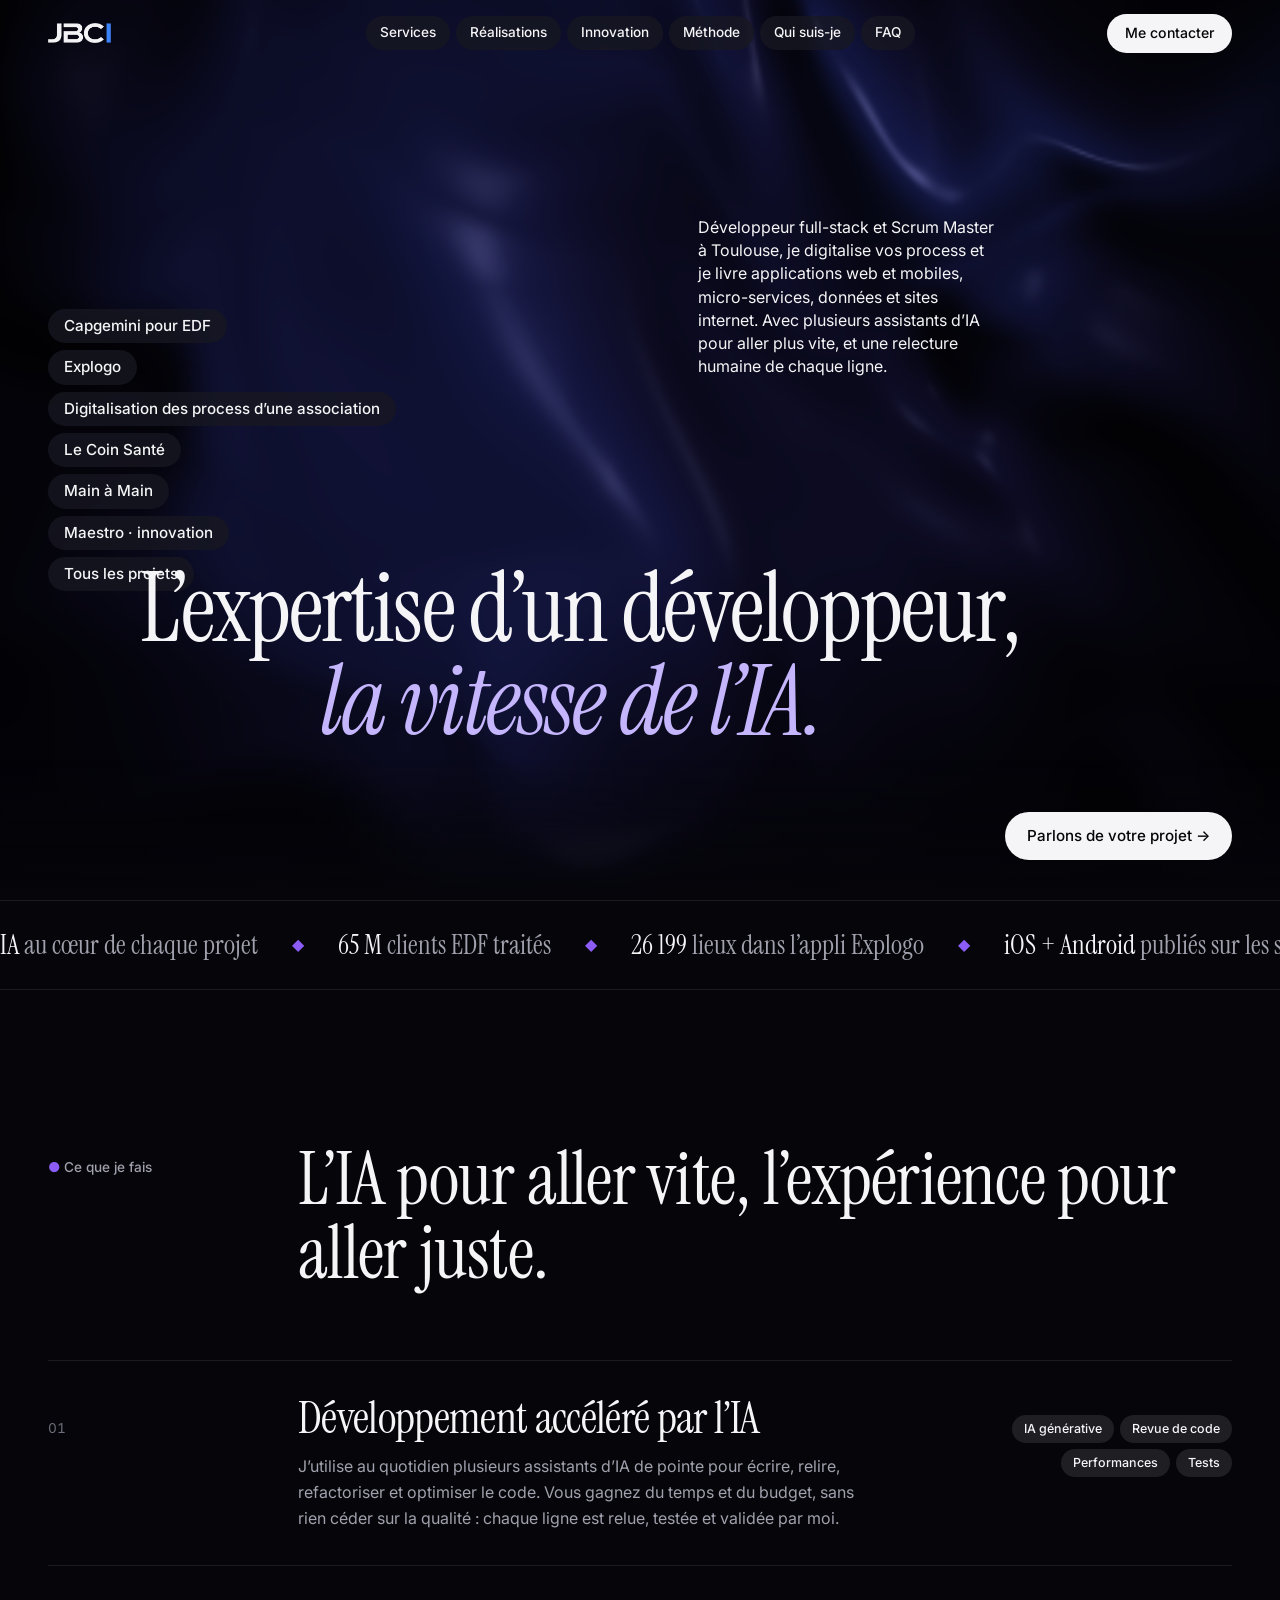
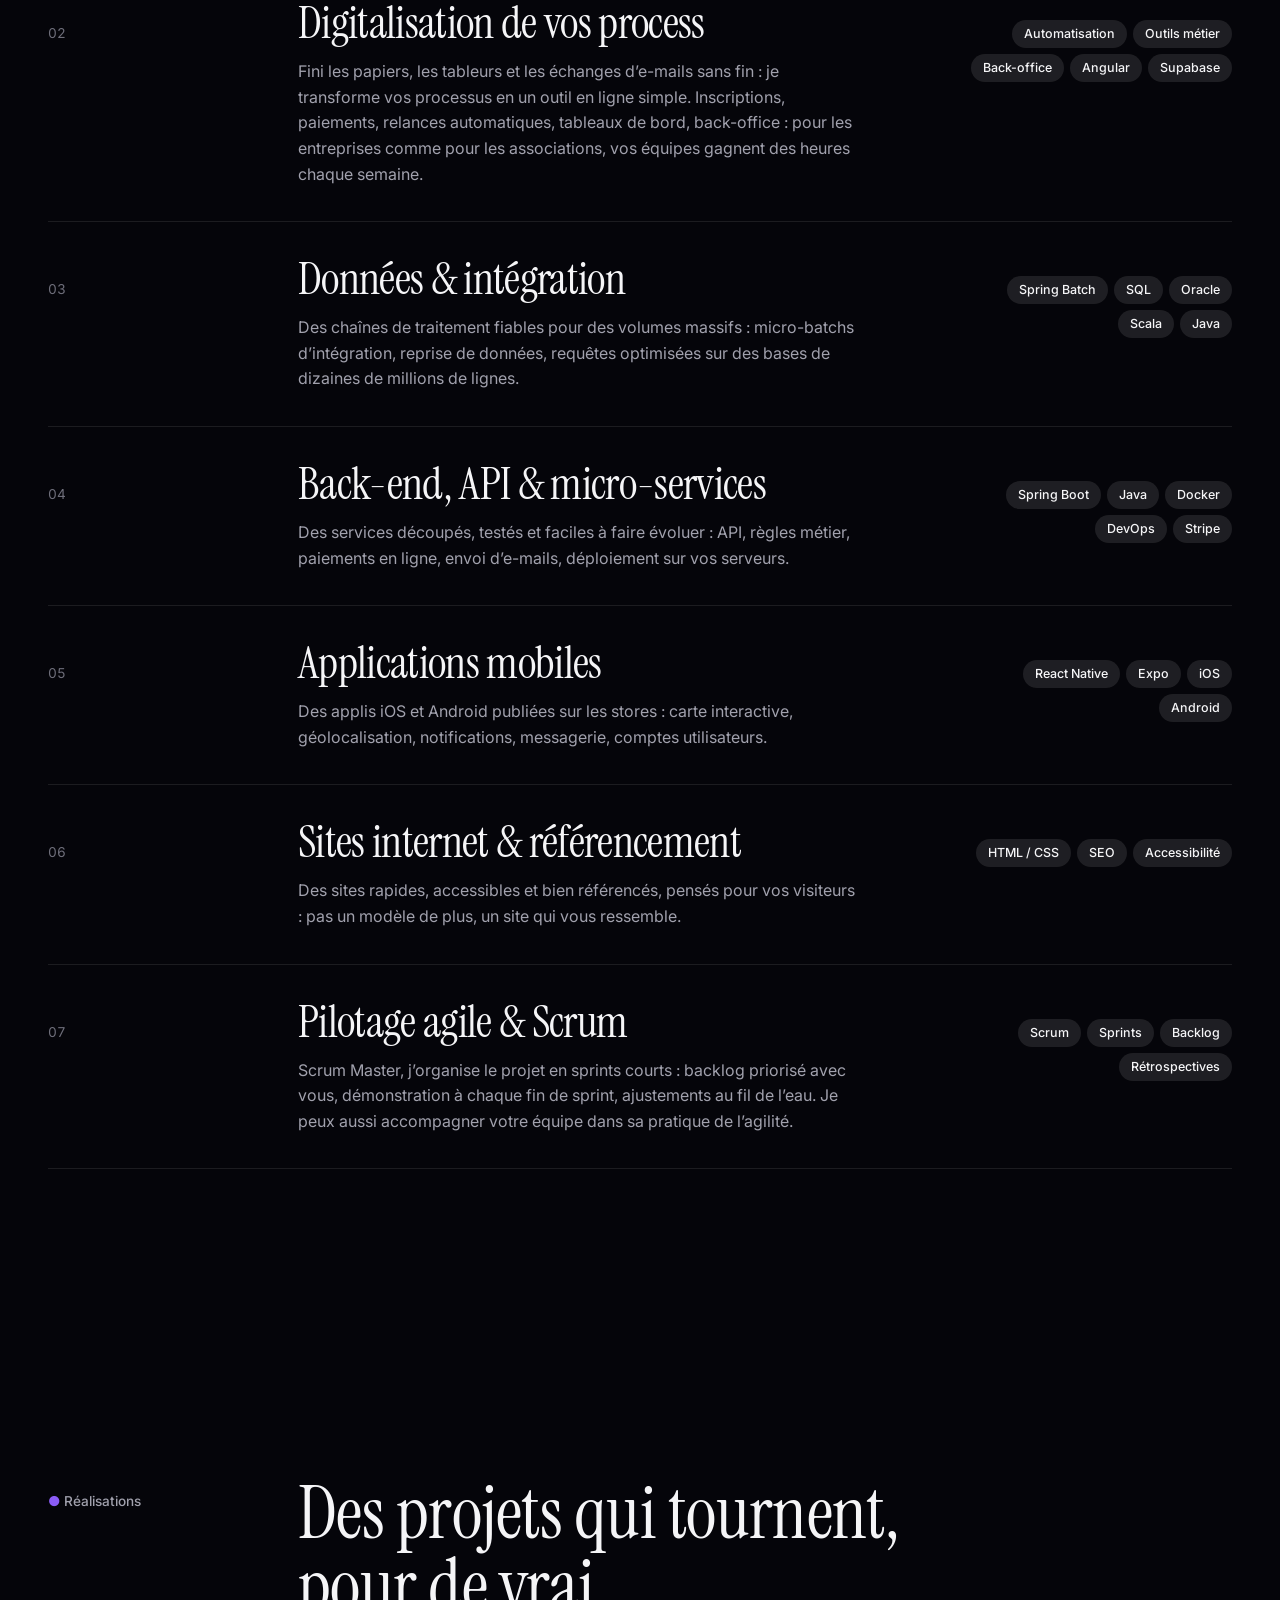
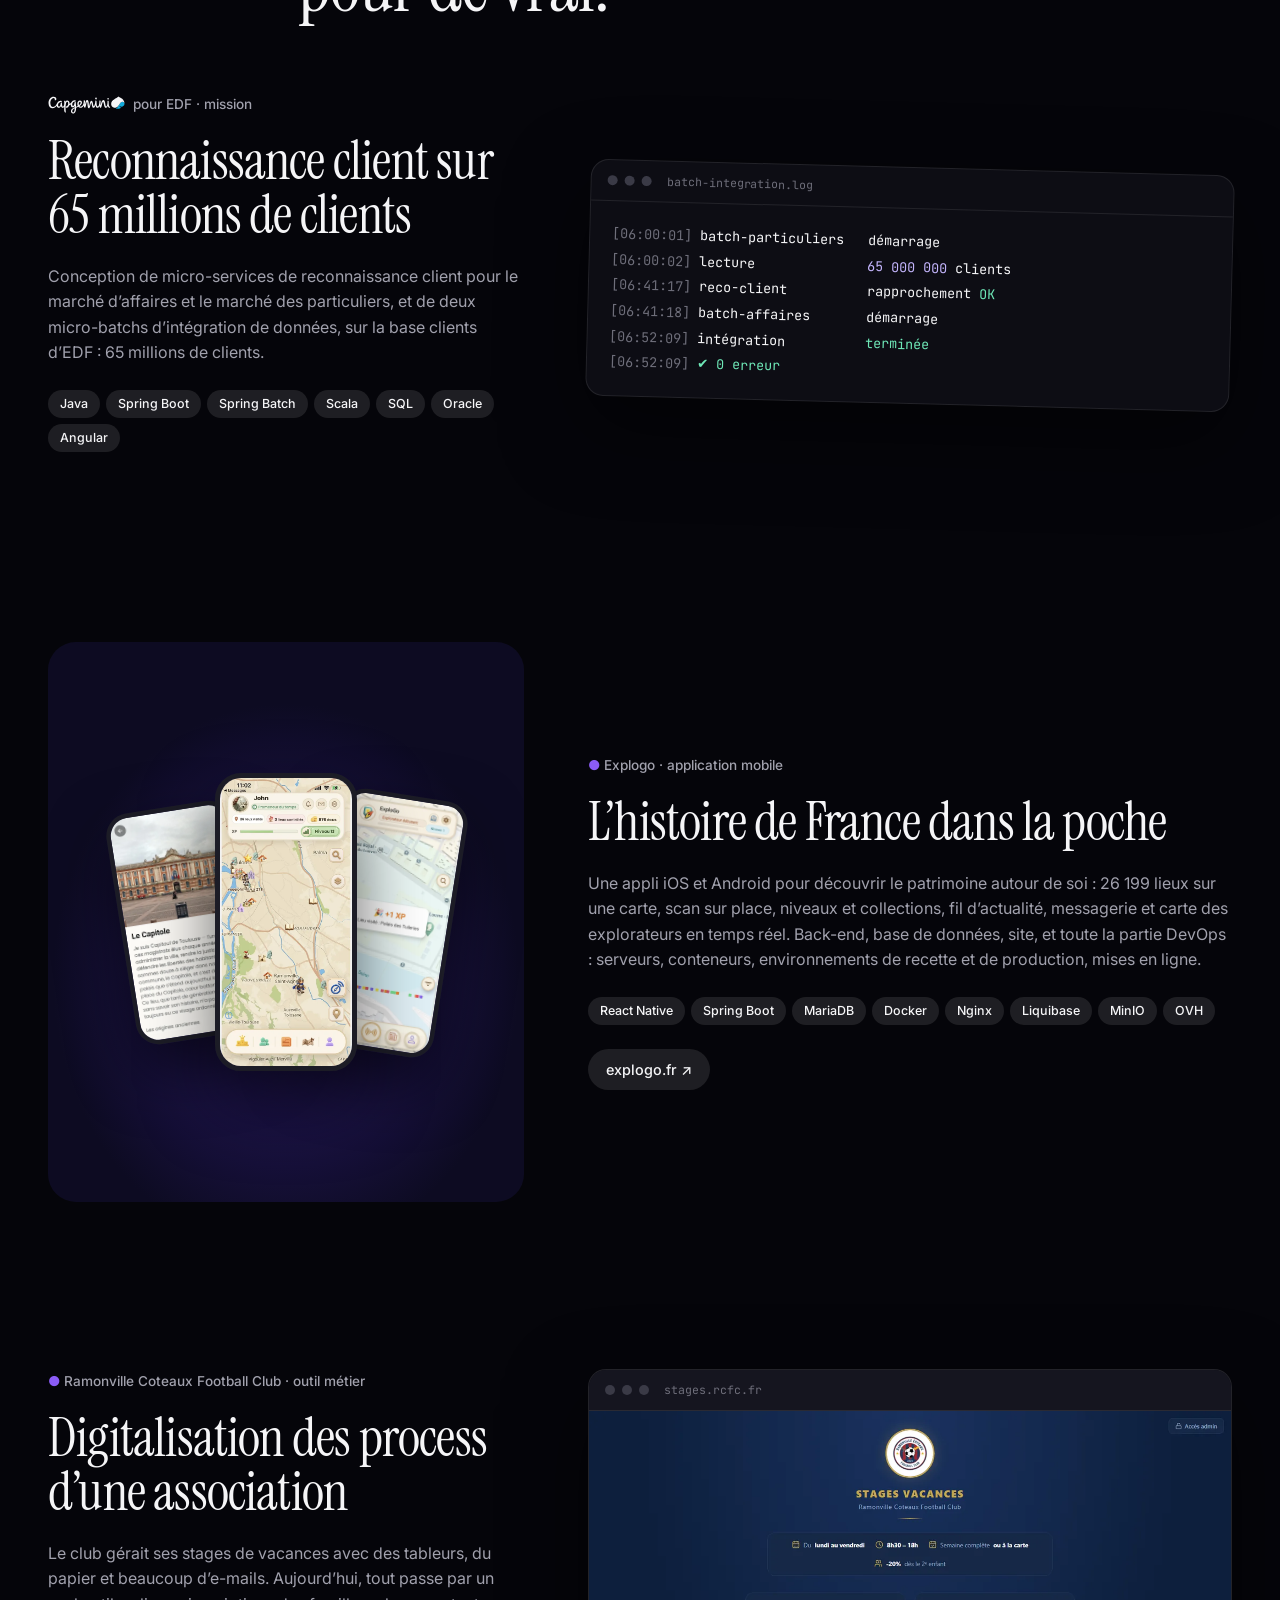
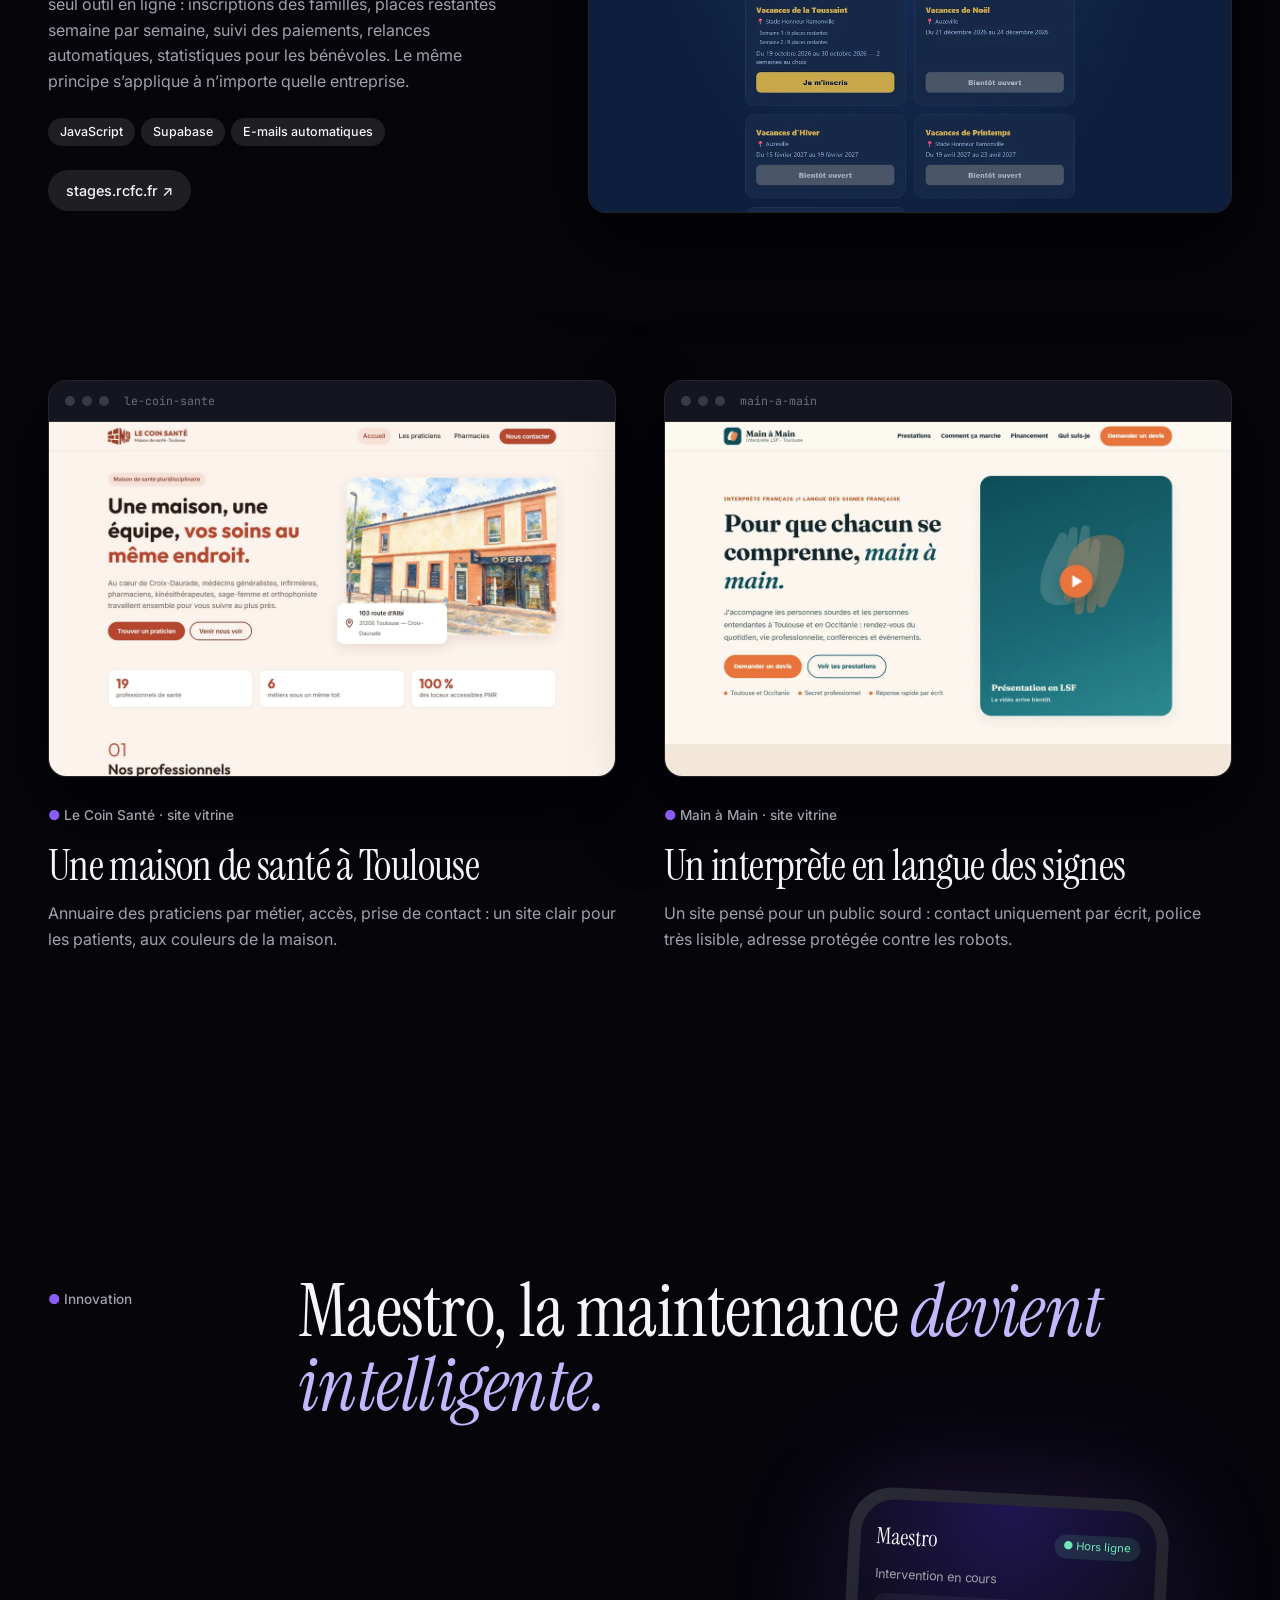
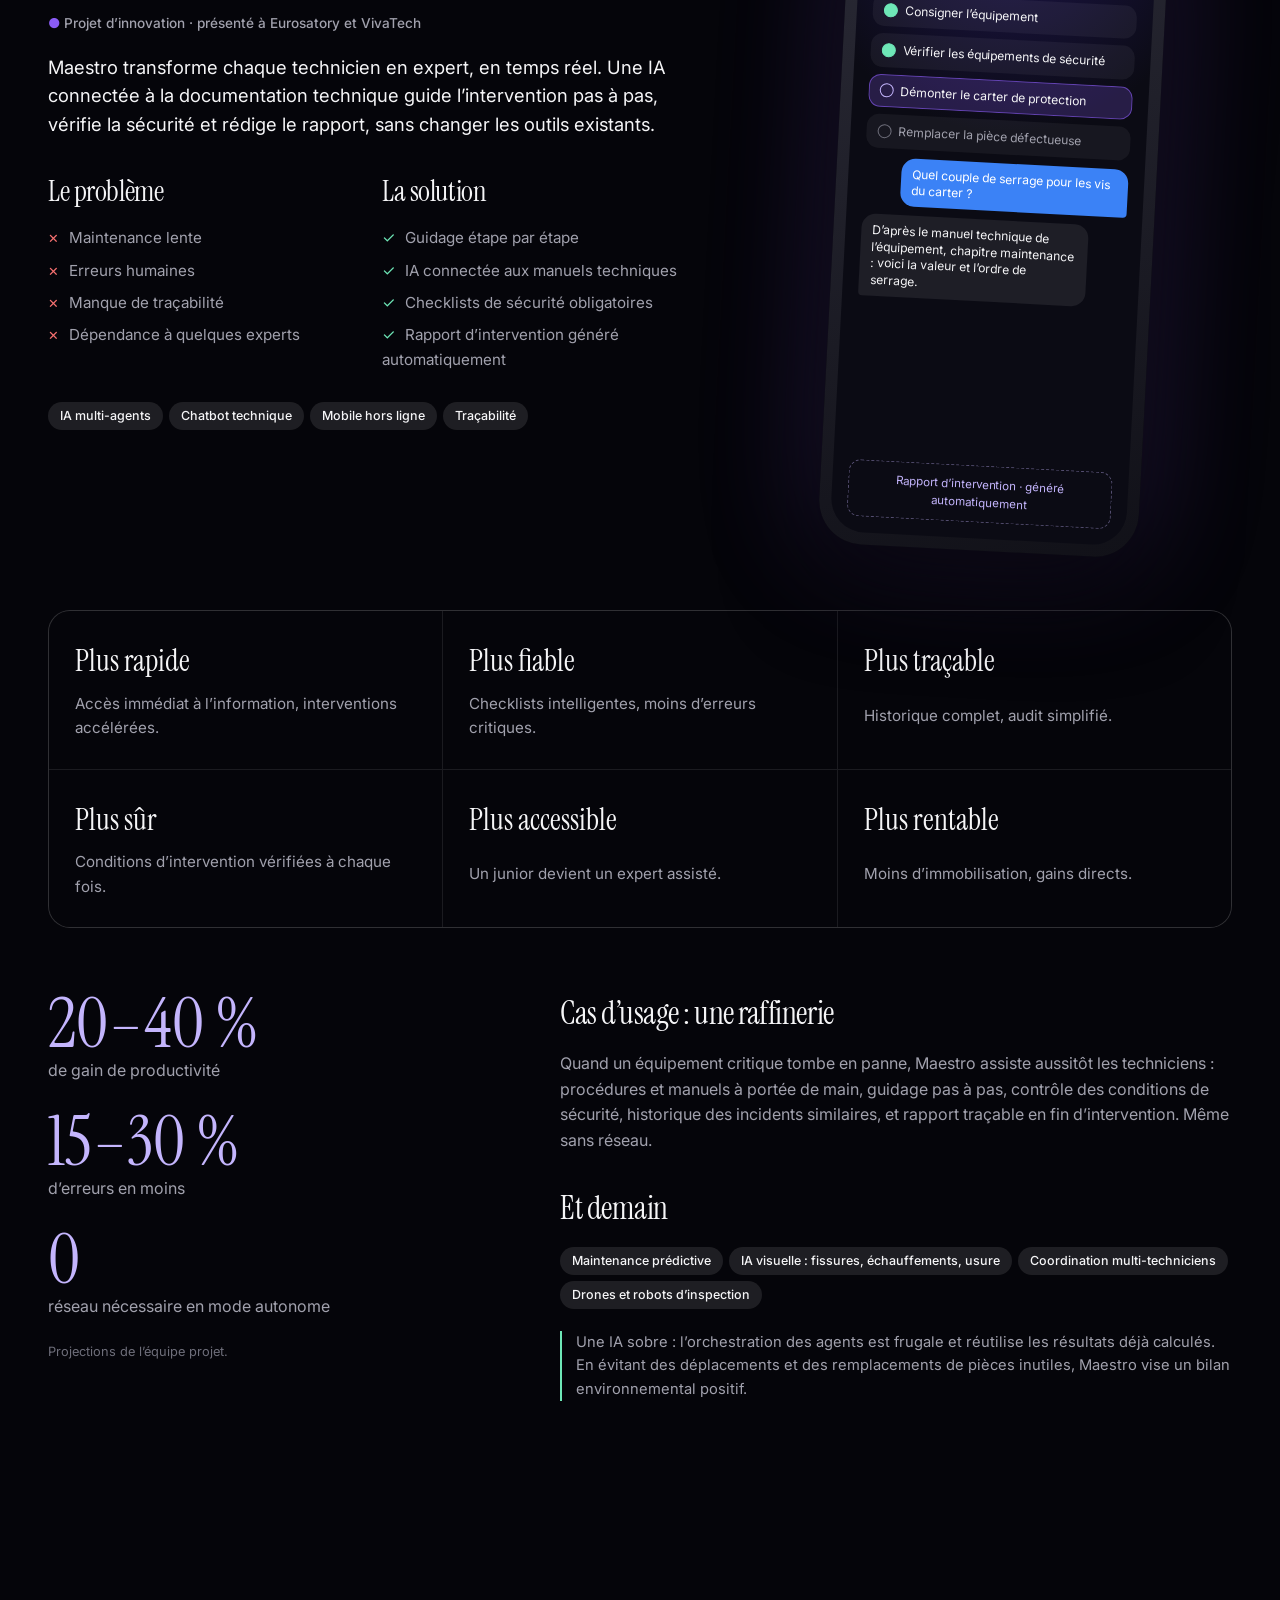
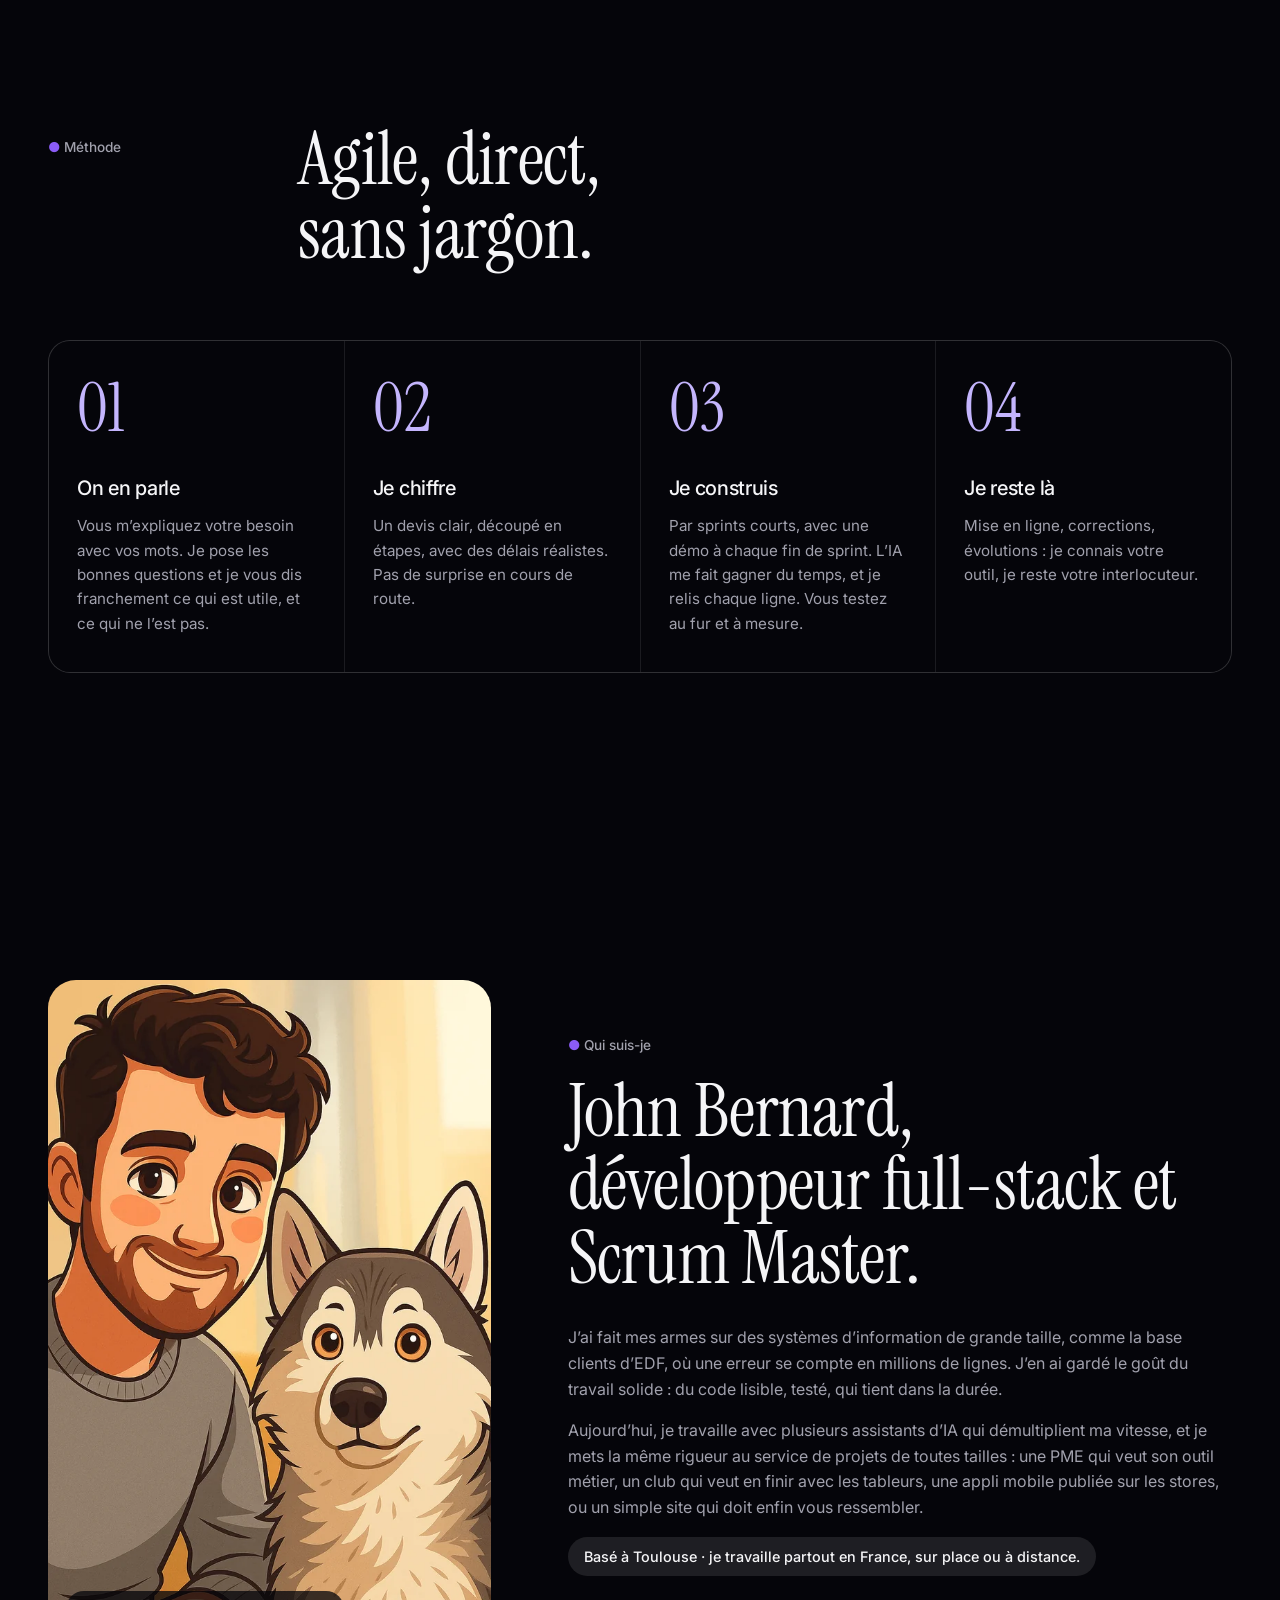
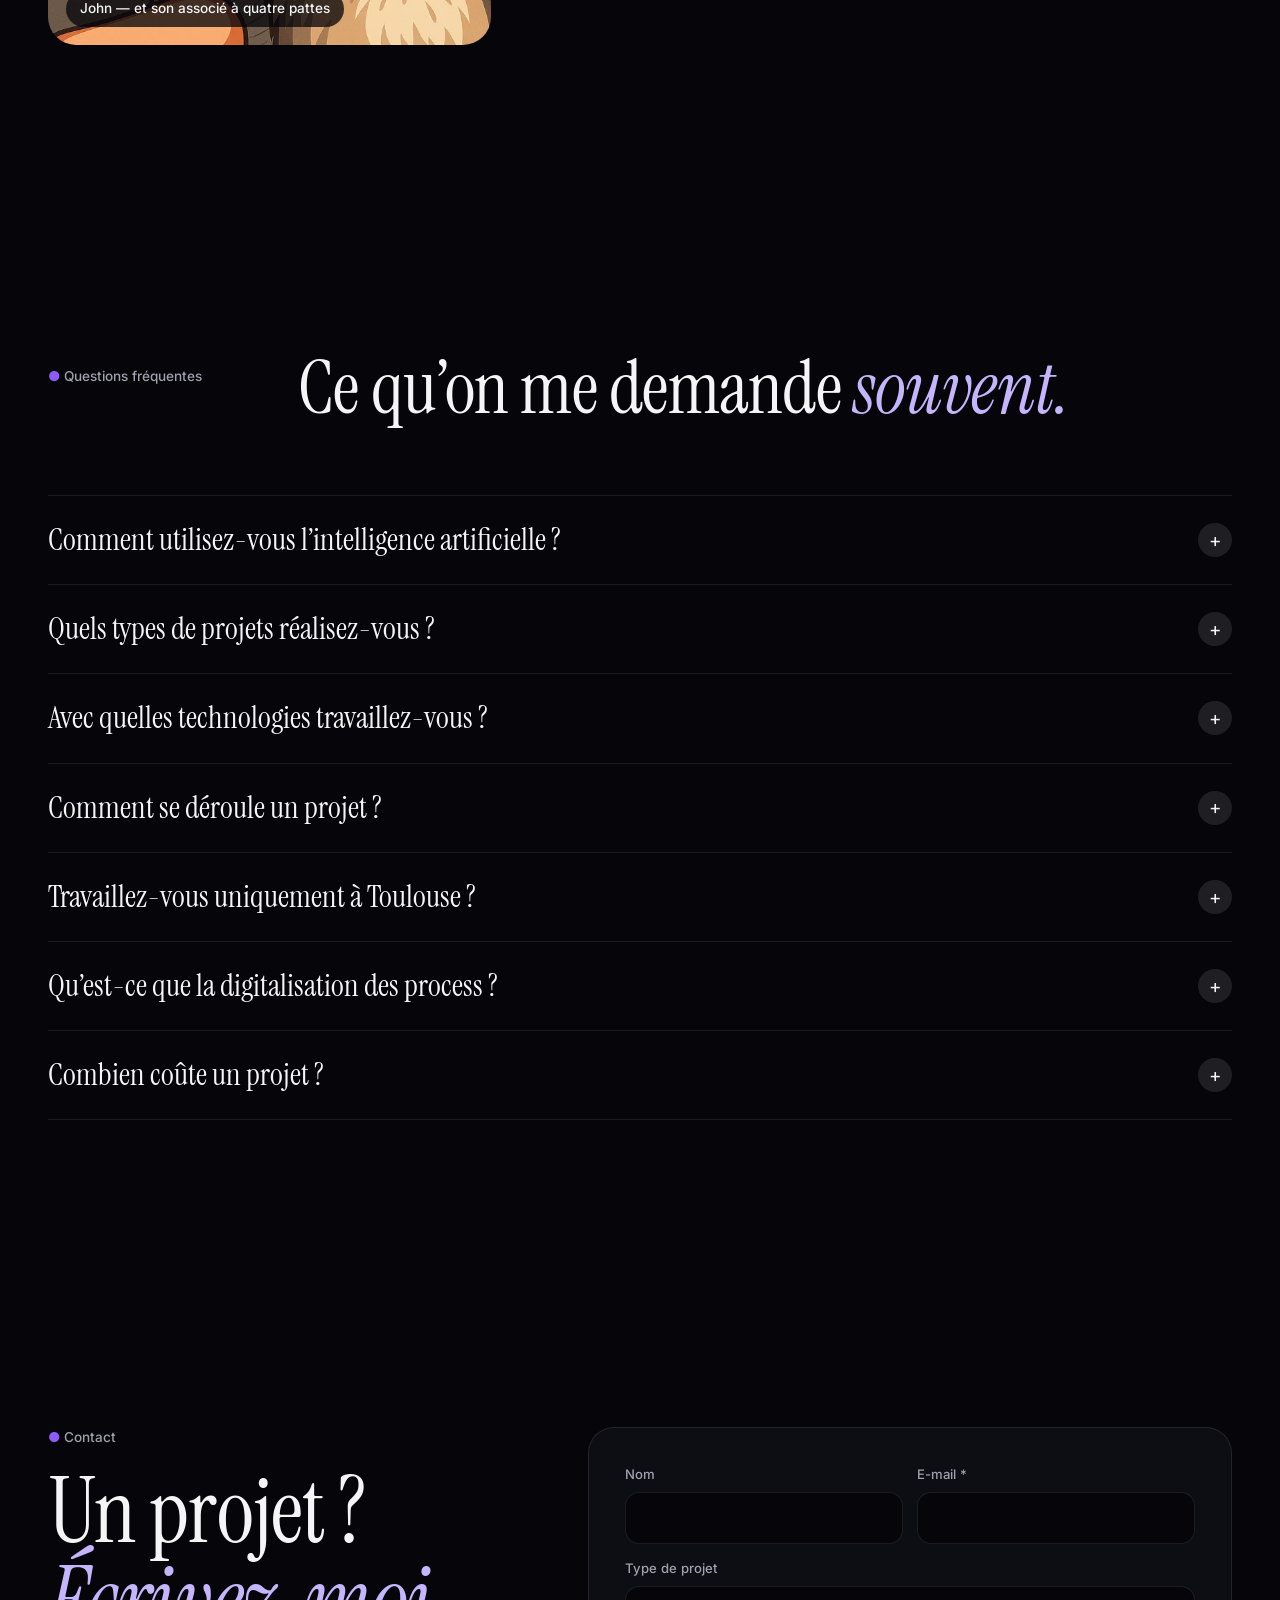
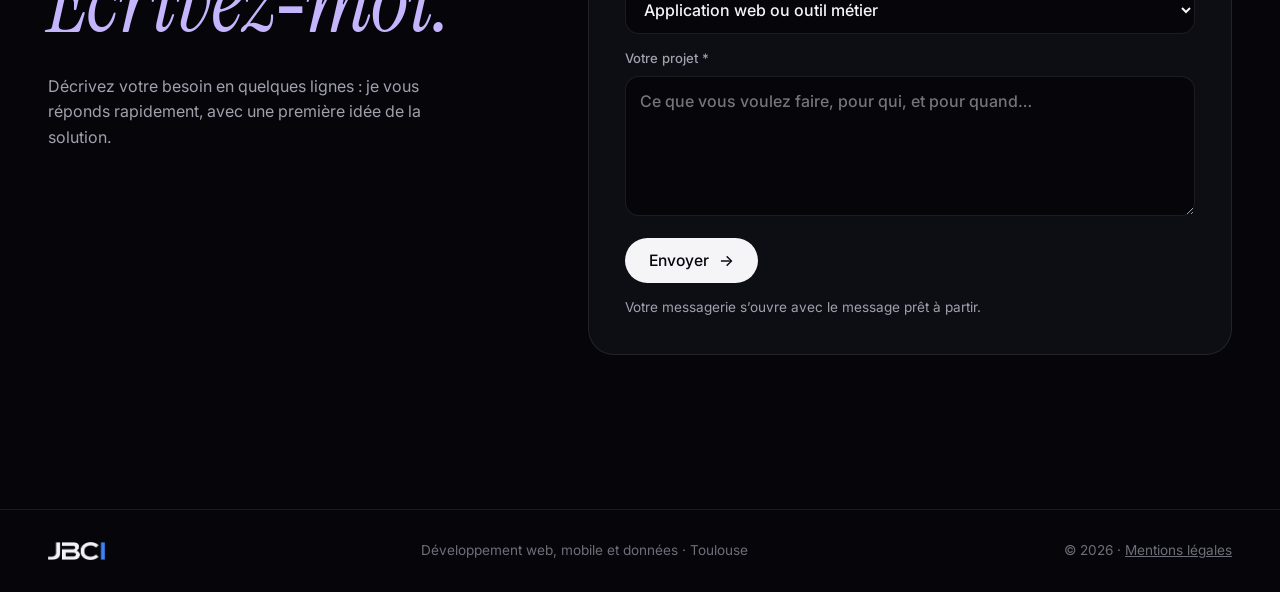
<file: index.html>
<!doctype html>
<html lang="fr">
<head>
  <meta charset="utf-8">
  <meta name="viewport" content="width=device-width, initial-scale=1">
  <!-- SEO:debut -->
  <title>JBCI – Développeur full-stack &amp; Scrum Master à Toulouse</title>
  <meta name="description" content="Développeur freelance à Toulouse : digitalisation de vos process, applications web et mobiles, micro-services, données. Accéléré par l’IA, code relu.">
  <meta name="robots" content="index, follow, max-image-preview:large, max-snippet:-1">
  <link rel="canonical" href="https://www.jbci-informatique.fr/">
  <meta name="author" content="John Bernard">
  <meta name="geo.region" content="FR-31"><meta name="geo.placename" content="Toulouse">
  <meta property="og:type" content="website">
  <meta property="og:site_name" content="JBCI">
  <meta property="og:locale" content="fr_FR">
  <meta property="og:url" content="https://www.jbci-informatique.fr/">
  <meta property="og:title" content="JBCI – L’expertise d’un développeur, la vitesse de l’IA">
  <meta property="og:description" content="Développeur freelance à Toulouse : digitalisation de vos process, applications web et mobiles, micro-services, données. Accéléré par l’IA, code relu.">
  <meta property="og:image" content="https://www.jbci-informatique.fr/assets/og.jpg">
  <meta property="og:image:width" content="1200"><meta property="og:image:height" content="630">
  <meta property="og:image:alt" content="JBCI, développeur full-stack et Scrum Master à Toulouse">
  <meta name="twitter:card" content="summary_large_image">
  <meta name="twitter:title" content="JBCI – L’expertise d’un développeur, la vitesse de l’IA">
  <meta name="twitter:description" content="Développeur freelance à Toulouse : digitalisation de vos process, applications web et mobiles, micro-services, données. Accéléré par l’IA, code relu.">
  <meta name="twitter:image" content="https://www.jbci-informatique.fr/assets/og.jpg">
  <link rel="apple-touch-icon" href="/assets/apple-touch-icon.png">
  <script type="application/ld+json">{"@context":"https://schema.org","@graph":[{"@type":"ProfessionalService","@id":"https://www.jbci-informatique.fr/#jbci","name":"JBCI","url":"https://www.jbci-informatique.fr/","logo":"https://www.jbci-informatique.fr/assets/logo-blanc.png","image":"https://www.jbci-informatique.fr/assets/og.jpg","description":"Développeur freelance à Toulouse : digitalisation de vos process, applications web et mobiles, micro-services, données. Accéléré par l’IA, code relu.","founder":{"@id":"https://www.jbci-informatique.fr/#john"},"address":{"@type":"PostalAddress","addressLocality":"Toulouse","addressRegion":"Occitanie","addressCountry":"FR"},"areaServed":[{"@type":"City","name":"Toulouse"},{"@type":"AdministrativeArea","name":"Occitanie"},{"@type":"Country","name":"France"}],"knowsAbout":["Java","Spring Boot","Spring Batch","Scala","SQL","Oracle","Angular","JavaScript","React Native","Micro-services","DevOps","Docker","Intelligence artificielle","Développement assisté par l’IA","Scrum","Méthodes agiles","Applications mobiles iOS et Android","Sites internet","Référencement naturel","Digitalisation des processus","Automatisation","Outils métier sur mesure"],"hasOfferCatalog":{"@type":"OfferCatalog","name":"Services","itemListElement":[{"@type":"Offer","itemOffered":{"@type":"Service","name":"Développement accéléré par l’IA","areaServed":"France"}},{"@type":"Offer","itemOffered":{"@type":"Service","name":"Digitalisation des process","areaServed":"France"}},{"@type":"Offer","itemOffered":{"@type":"Service","name":"Données et intégration","areaServed":"France"}},{"@type":"Offer","itemOffered":{"@type":"Service","name":"Back-end, API et micro-services","areaServed":"France"}},{"@type":"Offer","itemOffered":{"@type":"Service","name":"Applications mobiles","areaServed":"France"}},{"@type":"Offer","itemOffered":{"@type":"Service","name":"Sites internet et référencement","areaServed":"France"}},{"@type":"Offer","itemOffered":{"@type":"Service","name":"Pilotage agile et Scrum","areaServed":"France"}}]}},{"@type":"Person","@id":"https://www.jbci-informatique.fr/#john","name":"John Bernard","jobTitle":"Développeur full-stack et Scrum Master","image":"https://www.jbci-informatique.fr/assets/john.webp","worksFor":{"@id":"https://www.jbci-informatique.fr/#jbci"},"knowsAbout":["Java","Spring Boot","Spring Batch","Scala","SQL","Oracle","Angular","JavaScript","React Native","Micro-services","DevOps","Docker","Intelligence artificielle","Développement assisté par l’IA","Scrum","Méthodes agiles","Applications mobiles iOS et Android","Sites internet","Référencement naturel","Digitalisation des processus","Automatisation","Outils métier sur mesure"],"address":{"@type":"PostalAddress","addressLocality":"Toulouse","addressRegion":"Occitanie","addressCountry":"FR"}},{"@type":"WebSite","@id":"https://www.jbci-informatique.fr/#site","url":"https://www.jbci-informatique.fr/","name":"JBCI","inLanguage":"fr-FR","publisher":{"@id":"https://www.jbci-informatique.fr/#jbci"}},{"@type":"WebPage","@id":"https://www.jbci-informatique.fr/#page","url":"https://www.jbci-informatique.fr/","name":"JBCI – Développeur full-stack & Scrum Master à Toulouse","description":"Développeur freelance à Toulouse : digitalisation de vos process, applications web et mobiles, micro-services, données. Accéléré par l’IA, code relu.","inLanguage":"fr-FR","isPartOf":{"@id":"https://www.jbci-informatique.fr/#site"},"about":{"@id":"https://www.jbci-informatique.fr/#jbci"},"primaryImageOfPage":"https://www.jbci-informatique.fr/assets/og.jpg"},{"@type":"ItemList","name":"Réalisations","itemListElement":[{"@type":"ListItem","position":1,"item":{"@type":"CreativeWork","name":"Reconnaissance client sur 65 millions de clients (Capgemini pour EDF)","creator":{"@id":"https://www.jbci-informatique.fr/#john"}}},{"@type":"ListItem","position":2,"item":{"@type":"CreativeWork","name":"Explogo, application mobile du patrimoine","url":"https://explogo.fr","creator":{"@id":"https://www.jbci-informatique.fr/#john"}}},{"@type":"ListItem","position":3,"item":{"@type":"CreativeWork","name":"Digitalisation des process d’une association","url":"https://stages.rcfc.fr","creator":{"@id":"https://www.jbci-informatique.fr/#john"}}},{"@type":"ListItem","position":4,"item":{"@type":"CreativeWork","name":"Maestro, maintenance guidée par l’IA (innovation)","creator":{"@id":"https://www.jbci-informatique.fr/#john"}}},{"@type":"ListItem","position":5,"item":{"@type":"CreativeWork","name":"Le Coin Santé, site de maison de santé","creator":{"@id":"https://www.jbci-informatique.fr/#john"}}},{"@type":"ListItem","position":6,"item":{"@type":"CreativeWork","name":"Main à Main, site d’interprète en langue des signes","creator":{"@id":"https://www.jbci-informatique.fr/#john"}}}]},{"@type":"FAQPage","@id":"https://www.jbci-informatique.fr/#faq","mainEntity":[{"@type":"Question","name":"Comment utilisez-vous l’intelligence artificielle ?","acceptedAnswer":{"@type":"Answer","text":"J’utilise au quotidien plusieurs assistants d’IA pour écrire, relire, refactoriser et optimiser le code. Ils me font gagner beaucoup de temps, mais rien n’est livré sans être relu, testé et validé par moi : vous profitez de la vitesse de l’IA avec la rigueur d’un développeur expérimenté."}},{"@type":"Question","name":"Quels types de projets réalisez-vous ?","acceptedAnswer":{"@type":"Answer","text":"Applications web et outils métier, applications mobiles iOS et Android, back-end, API et micro-services, traitements de données à grande échelle, et sites internet optimisés pour le référencement. J’ai par exemple travaillé sur la base de 65 millions de clients d’EDF pour Capgemini, et créé l’application mobile Explogo."}},{"@type":"Question","name":"Avec quelles technologies travaillez-vous ?","acceptedAnswer":{"@type":"Answer","text":"Java, Spring Boot et Spring Batch, Scala, SQL et Oracle pour le back-end et les données ; Angular, JavaScript et React Native pour le web et le mobile ; Docker et les serveurs pour la mise en production. Je choisis toujours la technologie qui sert votre projet, pas l’inverse."}},{"@type":"Question","name":"Comment se déroule un projet ?","acceptedAnswer":{"@type":"Answer","text":"En tant que Scrum Master, j’organise le travail en sprints courts : on priorise ensemble ce qui compte le plus, vous voyez une démonstration à chaque fin de sprint et on ajuste au fil de l’eau. Vous savez toujours où en est votre projet."}},{"@type":"Question","name":"Travaillez-vous uniquement à Toulouse ?","acceptedAnswer":{"@type":"Answer","text":"Je suis basé à Toulouse et je travaille partout en France, sur place ou à distance. Les échanges en visio et les démonstrations en ligne permettent de suivre un projet de n’importe où."}},{"@type":"Question","name":"Qu’est-ce que la digitalisation des process ?","acceptedAnswer":{"@type":"Answer","text":"C’est transformer une tâche répétitive faite à la main (formulaires papier, tableurs partagés, relances par e-mail, saisies en double) en un outil en ligne qui le fait pour vous. Par exemple, pour un club de football, j’ai remplacé la gestion des stages par une plateforme qui gère les inscriptions, les paiements et les relances toute seule."}},{"@type":"Question","name":"Combien coûte un projet ?","acceptedAnswer":{"@type":"Answer","text":"Chaque projet est différent : après un premier échange pour comprendre votre besoin, je vous envoie un devis clair, découpé en étapes, avec des délais réalistes. Grâce à l’IA, je livre plus vite, ce qui se ressent aussi sur le budget."}}]}]}</script>
  <!-- SEO:fin -->
  <meta name="theme-color" content="#05050A">
  <link rel="icon" href="assets/favicon.svg" type="image/svg+xml">
  <link rel="preconnect" href="https://fonts.googleapis.com">
  <link rel="preconnect" href="https://fonts.gstatic.com" crossorigin>
  <link href="https://fonts.googleapis.com/css2?family=Instrument+Serif:ital@0;1&family=Inter:wght@400;500;600&family=JetBrains+Mono:wght@400;600&display=swap" rel="stylesheet">
  <link rel="stylesheet" href="css/style.css">
  <script>document.documentElement.classList.add('js');</script>
</head>
<body>
<a class="evitement" href="#contenu">Aller au contenu</a>

<header class="entete">
  <a class="marque" href="#haut" aria-label="JBCI, retour en haut"><img src="assets/logo-blanc.png" alt="JBCI" width="241" height="76"></a>
  <nav class="nav" aria-label="Navigation principale">
    <a href="#services">Services</a>
    <a href="#realisations">Réalisations</a>
    <a href="#innovation">Innovation</a>
    <a href="#methode">Méthode</a>
    <a href="#moi">Qui suis-je</a>
    <a href="#faq">FAQ</a>
  </nav>
  <a class="entete-cta" href="#contact">Me contacter</a>
</header>

<main id="contenu">

  <!-- ═════════════ HERO ═════════════ -->
  <section class="hero" id="haut">
    <canvas class="liquide" id="liquide" aria-hidden="true"></canvas>
    <ul class="hero-projets" aria-label="Projets">
      <li><a href="#realisations">Capgemini pour EDF</a></li>
      <li><a href="#explogo">Explogo</a></li>
      <li><a href="#rcfc">Digitalisation des process d’une association</a></li>
      <li><a href="#vitrines">Le Coin Santé</a></li>
      <li><a href="#vitrines">Main à Main</a></li>
      <li><a href="#innovation">Maestro · innovation</a></li>
      <li><a href="#realisations">Tous les projets</a></li>
    </ul>
    <p class="hero-intro">Développeur full-stack et Scrum Master à Toulouse, je digitalise vos process et je livre applications web et mobiles, micro-services, données et sites internet. Avec plusieurs assistants d’IA pour aller plus vite, et une relecture humaine de chaque ligne.</p>
    <h1 class="hero-titre"><span>L’expertise d’un développeur,</span><span class="decale">la vitesse de l’IA.</span></h1>
    <a class="hero-cta" href="#contact">Parlons de votre projet <span aria-hidden="true">→</span></a>
  </section>

  <!-- ═════════════ BANDEAU DE CHIFFRES ═════════════ -->
  <div class="bandeau" aria-label="Quelques chiffres">
    <div class="bandeau-piste">
      <span><b>IA</b> au cœur de chaque projet</span><span class="sep">◆</span>
      <span><b>65 M</b> clients EDF traités</span><span class="sep">◆</span>
      <span><b>26 199</b> lieux dans l’appli Explogo</span><span class="sep">◆</span>
      <span><b>iOS + Android</b> publiés sur les stores</span><span class="sep">◆</span>
      <span><b>600+</b> pages générées automatiquement</span><span class="sep">◆</span>
      <span><b>Java · Spring Boot · Spring Batch · Scala · SQL · Oracle · Angular · DevOps</b></span><span class="sep">◆</span>
      <span aria-hidden="true"><b>IA</b> au cœur de chaque projet</span><span class="sep" aria-hidden="true">◆</span>
      <span aria-hidden="true"><b>65 M</b> clients EDF traités</span><span class="sep" aria-hidden="true">◆</span>
      <span aria-hidden="true"><b>26 199</b> lieux dans l’appli Explogo</span><span class="sep" aria-hidden="true">◆</span>
      <span aria-hidden="true"><b>iOS + Android</b> publiés sur les stores</span><span class="sep" aria-hidden="true">◆</span>
      <span aria-hidden="true"><b>600+</b> pages générées automatiquement</span><span class="sep" aria-hidden="true">◆</span>
      <span aria-hidden="true"><b>Java · Spring Boot · Spring Batch · Scala · SQL · Oracle · Angular · DevOps</b></span><span class="sep" aria-hidden="true">◆</span>
    </div>
  </div>

  <!-- ═════════════ SERVICES ═════════════ -->
  <section class="section" id="services">
    <div class="tete">
      <p class="sur">Ce que je fais</p>
      <h2>L’IA pour aller vite, l’expérience pour aller juste.</h2>
    </div>
    <ol class="services">
      <li class="service">
        <span class="num">01</span>
        <div class="service-corps">
          <h3>Développement accéléré par l’IA</h3>
          <p>J’utilise au quotidien plusieurs assistants d’IA de pointe pour écrire, relire, refactoriser et optimiser le code. Vous gagnez du temps et du budget, sans rien céder sur la qualité : chaque ligne est relue, testée et validée par moi.</p>
        </div>
        <ul class="puces"><li>IA générative</li><li>Revue de code</li><li>Performances</li><li>Tests</li></ul>
      </li>
      <li class="service">
        <span class="num">02</span>
        <div class="service-corps">
          <h3>Digitalisation de vos process</h3>
          <p>Fini les papiers, les tableurs et les échanges d’e-mails sans fin : je transforme vos processus en un outil en ligne simple. Inscriptions, paiements, relances automatiques, tableaux de bord, back-office : pour les entreprises comme pour les associations, vos équipes gagnent des heures chaque semaine.</p>
        </div>
        <ul class="puces"><li>Automatisation</li><li>Outils métier</li><li>Back-office</li><li>Angular</li><li>Supabase</li></ul>
      </li>
      <li class="service">
        <span class="num">03</span>
        <div class="service-corps">
          <h3>Données & intégration</h3>
          <p>Des chaînes de traitement fiables pour des volumes massifs : micro-batchs d’intégration, reprise de données, requêtes optimisées sur des bases de dizaines de millions de lignes.</p>
        </div>
        <ul class="puces"><li>Spring Batch</li><li>SQL</li><li>Oracle</li><li>Scala</li><li>Java</li></ul>
      </li>
      <li class="service">
        <span class="num">04</span>
        <div class="service-corps">
          <h3>Back-end, API & micro-services</h3>
          <p>Des services découpés, testés et faciles à faire évoluer : API, règles métier, paiements en ligne, envoi d’e-mails, déploiement sur vos serveurs.</p>
        </div>
        <ul class="puces"><li>Spring Boot</li><li>Java</li><li>Docker</li><li>DevOps</li><li>Stripe</li></ul>
      </li>
      <li class="service">
        <span class="num">05</span>
        <div class="service-corps">
          <h3>Applications mobiles</h3>
          <p>Des applis iOS et Android publiées sur les stores : carte interactive, géolocalisation, notifications, messagerie, comptes utilisateurs.</p>
        </div>
        <ul class="puces"><li>React Native</li><li>Expo</li><li>iOS</li><li>Android</li></ul>
      </li>
      <li class="service">
        <span class="num">06</span>
        <div class="service-corps">
          <h3>Sites internet & référencement</h3>
          <p>Des sites rapides, accessibles et bien référencés, pensés pour vos visiteurs : pas un modèle de plus, un site qui vous ressemble.</p>
        </div>
        <ul class="puces"><li>HTML / CSS</li><li>SEO</li><li>Accessibilité</li></ul>
      </li>
      <li class="service">
        <span class="num">07</span>
        <div class="service-corps">
          <h3>Pilotage agile & Scrum</h3>
          <p>Scrum Master, j’organise le projet en sprints courts : backlog priorisé avec vous, démonstration à chaque fin de sprint, ajustements au fil de l’eau. Je peux aussi accompagner votre équipe dans sa pratique de l’agilité.</p>
        </div>
        <ul class="puces"><li>Scrum</li><li>Sprints</li><li>Backlog</li><li>Rétrospectives</li></ul>
      </li>
    </ol>
  </section>

  <!-- ═════════════ RÉALISATIONS ═════════════ -->
  <section class="section" id="realisations">
    <div class="tete">
      <p class="sur">Réalisations</p>
      <h2>Des projets qui tournent,<br>pour de vrai.</h2>
    </div>

    <article class="projet projet-edf apparait">
      <div class="projet-texte">
        <p class="projet-client projet-client-logo"><img src="assets/capgemini-blanc.svg" alt="Capgemini" width="77" height="18"> pour EDF · mission</p>
        <h3>Reconnaissance client sur 65 millions de clients</h3>
        <p>Conception de micro-services de reconnaissance client pour le marché d’affaires et le marché des particuliers, et de deux micro-batchs d’intégration de données, sur la base clients d’EDF : 65 millions de clients.</p>
        <ul class="puces"><li>Java</li><li>Spring Boot</li><li>Spring Batch</li><li>Scala</li><li>SQL</li><li>Oracle</li><li>Angular</li></ul>
      </div>
      <div class="projet-visuel terminal" aria-hidden="true">
        <div class="console-barre"><i></i><i></i><i></i><span>batch-integration.log</span></div>
        <pre><span class="c-gris">[06:00:01]</span> batch-particuliers   démarrage
<span class="c-gris">[06:00:02]</span> lecture              <span class="c-ambre">65 000 000</span> clients
<span class="c-gris">[06:41:17]</span> reco-client          rapprochement <span class="c-vert">OK</span>
<span class="c-gris">[06:41:18]</span> batch-affaires       démarrage
<span class="c-gris">[06:52:09]</span> intégration          <span class="c-vert">terminée</span>
<span class="c-gris">[06:52:09]</span> <span class="c-vert">✔ 0 erreur</span></pre>
      </div>
    </article>

    <article class="projet projet-explogo apparait" id="explogo">
      <div class="projet-texte">
        <p class="projet-client">Explogo · application mobile</p>
        <h3>L’histoire de France dans la poche</h3>
        <p>Une appli iOS et Android pour découvrir le patrimoine autour de soi : 26 199 lieux sur une carte, scan sur place, niveaux et collections, fil d’actualité, messagerie et carte des explorateurs en temps réel. Back-end, base de données, site, et toute la partie DevOps : serveurs, conteneurs, environnements de recette et de production, mises en ligne.</p>
        <ul class="puces"><li>React Native</li><li>Spring Boot</li><li>MariaDB</li><li>Docker</li><li>Nginx</li><li>Liquibase</li><li>MinIO</li><li>OVH</li></ul>
        <a class="lien" href="https://explogo.fr" target="_blank" rel="noopener">explogo.fr ↗</a>
      </div>
      <a class="projet-visuel telephones" href="https://explogo.fr" target="_blank" rel="noopener" data-curseur="Voir le site" aria-label="Ouvrir explogo.fr">
        <img src="assets/projets/explogo-fiche-infos.webp" alt="Fiche d’un lieu dans l’appli Explogo" width="480" height="922" loading="lazy">
        <img src="assets/projets/explogo-accueil.webp" alt="Carte de l’appli Explogo avec les lieux autour de Toulouse" width="480" height="1041" loading="lazy">
        <img src="assets/projets/explogo-scan.webp" alt="Scan d’un lieu dans l’appli Explogo" width="480" height="1025" loading="lazy">
      </a>
    </article>

    <article class="projet apparait" id="rcfc">
      <div class="projet-texte">
        <p class="projet-client">Ramonville Coteaux Football Club · outil métier</p>
        <h3>Digitalisation des process d’une association</h3>
        <p>Le club gérait ses stages de vacances avec des tableurs, du papier et beaucoup d’e-mails. Aujourd’hui, tout passe par un seul outil en ligne : inscriptions des familles, places restantes semaine par semaine, suivi des paiements, relances automatiques, statistiques pour les bénévoles. Le même principe s’applique à n’importe quelle entreprise.</p>
        <ul class="puces"><li>JavaScript</li><li>Supabase</li><li>E-mails automatiques</li></ul>
        <a class="lien" href="https://stages.rcfc.fr" target="_blank" rel="noopener">stages.rcfc.fr ↗</a>
      </div>
      <a class="projet-visuel navigateur" href="https://stages.rcfc.fr" target="_blank" rel="noopener" data-curseur="Voir le site" aria-label="Ouvrir stages.rcfc.fr">
        <div class="nav-barre"><i></i><i></i><i></i><span>stages.rcfc.fr</span></div>
        <img src="assets/projets/rcfc.webp" alt="Page d’accueil des stages vacances du Ramonville Coteaux Football Club" width="1200" height="750" loading="lazy">
      </a>
    </article>

    <div class="duo" id="vitrines">
      <article class="projet-petit apparait">
        <figure class="navigateur">
          <div class="nav-barre"><i></i><i></i><i></i><span>le-coin-sante</span></div>
          <img src="assets/projets/coin-sante.webp" alt="Site de la maison de santé Le Coin Santé" width="1200" height="750" loading="lazy">
        </figure>
        <p class="projet-client">Le Coin Santé · site vitrine</p>
        <h3>Une maison de santé à Toulouse</h3>
        <p>Annuaire des praticiens par métier, accès, prise de contact : un site clair pour les patients, aux couleurs de la maison.</p>
      </article>
      <article class="projet-petit apparait">
        <figure class="navigateur">
          <div class="nav-barre"><i></i><i></i><i></i><span>main-a-main</span></div>
          <img src="assets/projets/main-a-main.webp" alt="Site de Main à Main, interprète en langue des signes" width="1200" height="750" loading="lazy">
        </figure>
        <p class="projet-client">Main à Main · site vitrine</p>
        <h3>Un interprète en langue des signes</h3>
        <p>Un site pensé pour un public sourd : contact uniquement par écrit, police très lisible, adresse protégée contre les robots.</p>
      </article>
    </div>
  </section>

  <!-- ═════════════ INNOVATION : MAESTRO ═════════════ -->
  <section class="section innovation" id="innovation">
    <div class="tete">
      <p class="sur">Innovation</p>
      <h2>Maestro, la maintenance <em>devient intelligente.</em></h2>
    </div>

    <div class="maestro apparait">
      <div class="maestro-texte">
        <p class="projet-client">Projet d’innovation · présenté à Eurosatory et VivaTech</p>
        <p class="maestro-chapo">Maestro transforme chaque technicien en expert, en temps réel. Une IA connectée à la documentation technique guide l’intervention pas à pas, vérifie la sécurité et rédige le rapport, sans changer les outils existants.</p>
        <div class="maestro-pb">
          <div>
            <h3>Le problème</h3>
            <ul class="liste-croix"><li>Maintenance lente</li><li>Erreurs humaines</li><li>Manque de traçabilité</li><li>Dépendance à quelques experts</li></ul>
          </div>
          <div>
            <h3>La solution</h3>
            <ul class="liste-coche"><li>Guidage étape par étape</li><li>IA connectée aux manuels techniques</li><li>Checklists de sécurité obligatoires</li><li>Rapport d’intervention généré automatiquement</li></ul>
          </div>
        </div>
        <ul class="puces"><li>IA multi-agents</li><li>Chatbot technique</li><li>Mobile hors ligne</li><li>Traçabilité</li></ul>
      </div>

      <!-- Illustration de l’appli (maquette, pas une capture) -->
      <div class="maestro-tel" aria-hidden="true">
        <div class="tel-ecran">
          <div class="tel-haut"><b>Maestro</b><span class="hors-ligne">● Hors ligne</span></div>
          <p class="tel-titre">Intervention en cours</p>
          <ol class="tel-etapes">
            <li class="fait">Consigner l’équipement</li>
            <li class="fait">Vérifier les équipements de sécurité</li>
            <li class="encours">Démonter le carter de protection</li>
            <li>Remplacer la pièce défectueuse</li>
          </ol>
          <div class="tel-bulle question">Quel couple de serrage pour les vis du carter ?</div>
          <div class="tel-bulle reponse">D’après le manuel technique de l’équipement, chapitre maintenance : voici la valeur et l’ordre de serrage.</div>
          <div class="tel-rapport">Rapport d’intervention · généré automatiquement</div>
        </div>
      </div>
    </div>

    <ul class="benefices apparait">
      <li><b>Plus rapide</b><span>Accès immédiat à l’information, interventions accélérées.</span></li>
      <li><b>Plus fiable</b><span>Checklists intelligentes, moins d’erreurs critiques.</span></li>
      <li><b>Plus traçable</b><span>Historique complet, audit simplifié.</span></li>
      <li><b>Plus sûr</b><span>Conditions d’intervention vérifiées à chaque fois.</span></li>
      <li><b>Plus accessible</b><span>Un junior devient un expert assisté.</span></li>
      <li><b>Plus rentable</b><span>Moins d’immobilisation, gains directs.</span></li>
    </ul>

    <div class="maestro-bas apparait">
      <div class="chiffres-maestro">
        <div><b>20–40 %</b><span>de gain de productivité</span></div>
        <div><b>15–30 %</b><span>d’erreurs en moins</span></div>
        <div><b>0</b><span>réseau nécessaire en mode autonome</span></div>
        <p class="note-chiffres">Projections de l’équipe projet.</p>
      </div>
      <div class="maestro-cas">
        <h3>Cas d’usage : une raffinerie</h3>
        <p>Quand un équipement critique tombe en panne, Maestro assiste aussitôt les techniciens : procédures et manuels à portée de main, guidage pas à pas, contrôle des conditions de sécurité, historique des incidents similaires, et rapport traçable en fin d’intervention. Même sans réseau.</p>
        <h3>Et demain</h3>
        <ul class="puces"><li>Maintenance prédictive</li><li>IA visuelle : fissures, échauffements, usure</li><li>Coordination multi-techniciens</li><li>Drones et robots d’inspection</li></ul>
        <p class="maestro-eco">Une IA sobre : l’orchestration des agents est frugale et réutilise les résultats déjà calculés. En évitant des déplacements et des remplacements de pièces inutiles, Maestro vise un bilan environnemental positif.</p>
      </div>
    </div>
  </section>

  <!-- ═════════════ MÉTHODE ═════════════ -->
  <section class="section" id="methode">
    <div class="tete">
      <p class="sur">Méthode</p>
      <h2>Agile, direct,<br>sans jargon.</h2>
    </div>
    <ol class="etapes">
      <li class="apparait"><span class="etape-num">01</span><h3>On en parle</h3><p>Vous m’expliquez votre besoin avec vos mots. Je pose les bonnes questions et je vous dis franchement ce qui est utile, et ce qui ne l’est pas.</p></li>
      <li class="apparait"><span class="etape-num">02</span><h3>Je chiffre</h3><p>Un devis clair, découpé en étapes, avec des délais réalistes. Pas de surprise en cours de route.</p></li>
      <li class="apparait"><span class="etape-num">03</span><h3>Je construis</h3><p>Par sprints courts, avec une démo à chaque fin de sprint. L’IA me fait gagner du temps, et je relis chaque ligne. Vous testez au fur et à mesure.</p></li>
      <li class="apparait"><span class="etape-num">04</span><h3>Je reste là</h3><p>Mise en ligne, corrections, évolutions : je connais votre outil, je reste votre interlocuteur.</p></li>
    </ol>
  </section>

  <!-- ═════════════ QUI SUIS-JE ═════════════ -->
  <section class="section moi" id="moi">
    <figure class="moi-portrait apparait">
      <img src="assets/john.webp" alt="Portrait illustré de John Bernard avec son chien" width="640" height="960" loading="lazy">
      <figcaption>John — et son associé à quatre pattes</figcaption>
    </figure>
    <div class="moi-texte apparait">
      <p class="sur">Qui suis-je</p>
      <h2>John Bernard,<br>développeur full-stack et Scrum Master.</h2>
      <p>J’ai fait mes armes sur des systèmes d’information de grande taille, comme la base clients d’EDF, où une erreur se compte en millions de lignes. J’en ai gardé le goût du travail solide : du code lisible, testé, qui tient dans la durée.</p>
      <p>Aujourd’hui, je travaille avec plusieurs assistants d’IA qui démultiplient ma vitesse, et je mets la même rigueur au service de projets de toutes tailles : une PME qui veut son outil métier, un club qui veut en finir avec les tableurs, une appli mobile publiée sur les stores, ou un simple site qui doit enfin vous ressembler.</p>
      <p class="moi-signe">Basé à Toulouse · je travaille partout en France, sur place ou à distance.</p>
    </div>
  </section>

  <!-- ═════════════ FAQ ═════════════ -->
  <section class="section" id="faq">
    <div class="tete">
      <p class="sur">Questions fréquentes</p>
      <h2>Ce qu’on me demande <em>souvent.</em></h2>
    </div>
    <div class="faq apparait">
      <details>
        <summary>Comment utilisez-vous l’intelligence artificielle ?</summary>
        <p>J’utilise au quotidien plusieurs assistants d’IA pour écrire, relire, refactoriser et optimiser le code. Ils me font gagner beaucoup de temps, mais rien n’est livré sans être relu, testé et validé par moi : vous profitez de la vitesse de l’IA avec la rigueur d’un développeur expérimenté.</p>
      </details>
      <details>
        <summary>Quels types de projets réalisez-vous ?</summary>
        <p>Applications web et outils métier, applications mobiles iOS et Android, back-end, API et micro-services, traitements de données à grande échelle, et sites internet optimisés pour le référencement. J’ai par exemple travaillé sur la base de 65 millions de clients d’EDF pour Capgemini, et créé l’application mobile Explogo.</p>
      </details>
      <details>
        <summary>Avec quelles technologies travaillez-vous ?</summary>
        <p>Java, Spring Boot et Spring Batch, Scala, SQL et Oracle pour le back-end et les données ; Angular, JavaScript et React Native pour le web et le mobile ; Docker et les serveurs pour la mise en production. Je choisis toujours la technologie qui sert votre projet, pas l’inverse.</p>
      </details>
      <details>
        <summary>Comment se déroule un projet ?</summary>
        <p>En tant que Scrum Master, j’organise le travail en sprints courts : on priorise ensemble ce qui compte le plus, vous voyez une démonstration à chaque fin de sprint et on ajuste au fil de l’eau. Vous savez toujours où en est votre projet.</p>
      </details>
      <details>
        <summary>Travaillez-vous uniquement à Toulouse ?</summary>
        <p>Je suis basé à Toulouse et je travaille partout en France, sur place ou à distance. Les échanges en visio et les démonstrations en ligne permettent de suivre un projet de n’importe où.</p>
      </details>
      <details>
        <summary>Qu’est-ce que la digitalisation des process ?</summary>
        <p>C’est transformer une tâche répétitive faite à la main (formulaires papier, tableurs partagés, relances par e-mail, saisies en double) en un outil en ligne qui le fait pour vous. Par exemple, pour un club de football, j’ai remplacé la gestion des stages par une plateforme qui gère les inscriptions, les paiements et les relances toute seule.</p>
      </details>
      <details>
        <summary>Combien coûte un projet ?</summary>
        <p>Chaque projet est différent : après un premier échange pour comprendre votre besoin, je vous envoie un devis clair, découpé en étapes, avec des délais réalistes. Grâce à l’IA, je livre plus vite, ce qui se ressent aussi sur le budget.</p>
      </details>
    </div>
  </section>

  <!-- ═════════════ CONTACT ═════════════ -->
  <section class="section contact" id="contact">
    <div class="contact-tete apparait">
      <p class="sur">Contact</p>
      <h2>Un&nbsp;projet&nbsp;?<br><em>Écrivez‑moi.</em></h2>
      <p>Décrivez votre besoin en quelques lignes : je vous réponds rapidement, avec une première idée de la solution.</p>
    </div>
    <form class="formulaire apparait" id="form-contact" novalidate>
      <div class="champs">
        <label class="champ"><span>Nom</span><input name="nom" type="text" autocomplete="name"></label>
        <label class="champ"><span>E-mail *</span><input name="email" type="email" autocomplete="email" required></label>
        <label class="champ large"><span>Type de projet</span>
          <select name="type">
            <option>Application web ou outil métier</option>
            <option>Application mobile</option>
            <option>Back-end, API, données</option>
            <option>Site internet</option>
            <option>Autre</option>
          </select>
        </label>
        <label class="champ large"><span>Votre projet *</span><textarea name="message" required placeholder="Ce que vous voulez faire, pour qui, et pour quand…"></textarea></label>
        <!-- piège à robots : invisible pour les visiteurs -->
        <label class="piege" aria-hidden="true">Ne pas remplir<input name="site_web" type="text" tabindex="-1" autocomplete="off"></label>
      </div>
      <button class="bouton bouton-plein" type="submit">Envoyer <span aria-hidden="true">→</span></button>
      <p class="note-form" id="note-form">Votre messagerie s’ouvre avec le message prêt à partir.</p>
    </form>
  </section>
</main>

<footer class="pied">
  <span class="marque"><img src="assets/logo-blanc.png" alt="JBCI" width="241" height="76"></span>
  <span>Développement web, mobile et données · Toulouse</span>
  <span>© <span id="annee">2026</span> · <a href="mentions-legales.html">Mentions légales</a></span>
</footer>

<script src="js/main.js"></script>
</body>
</html>
</file>
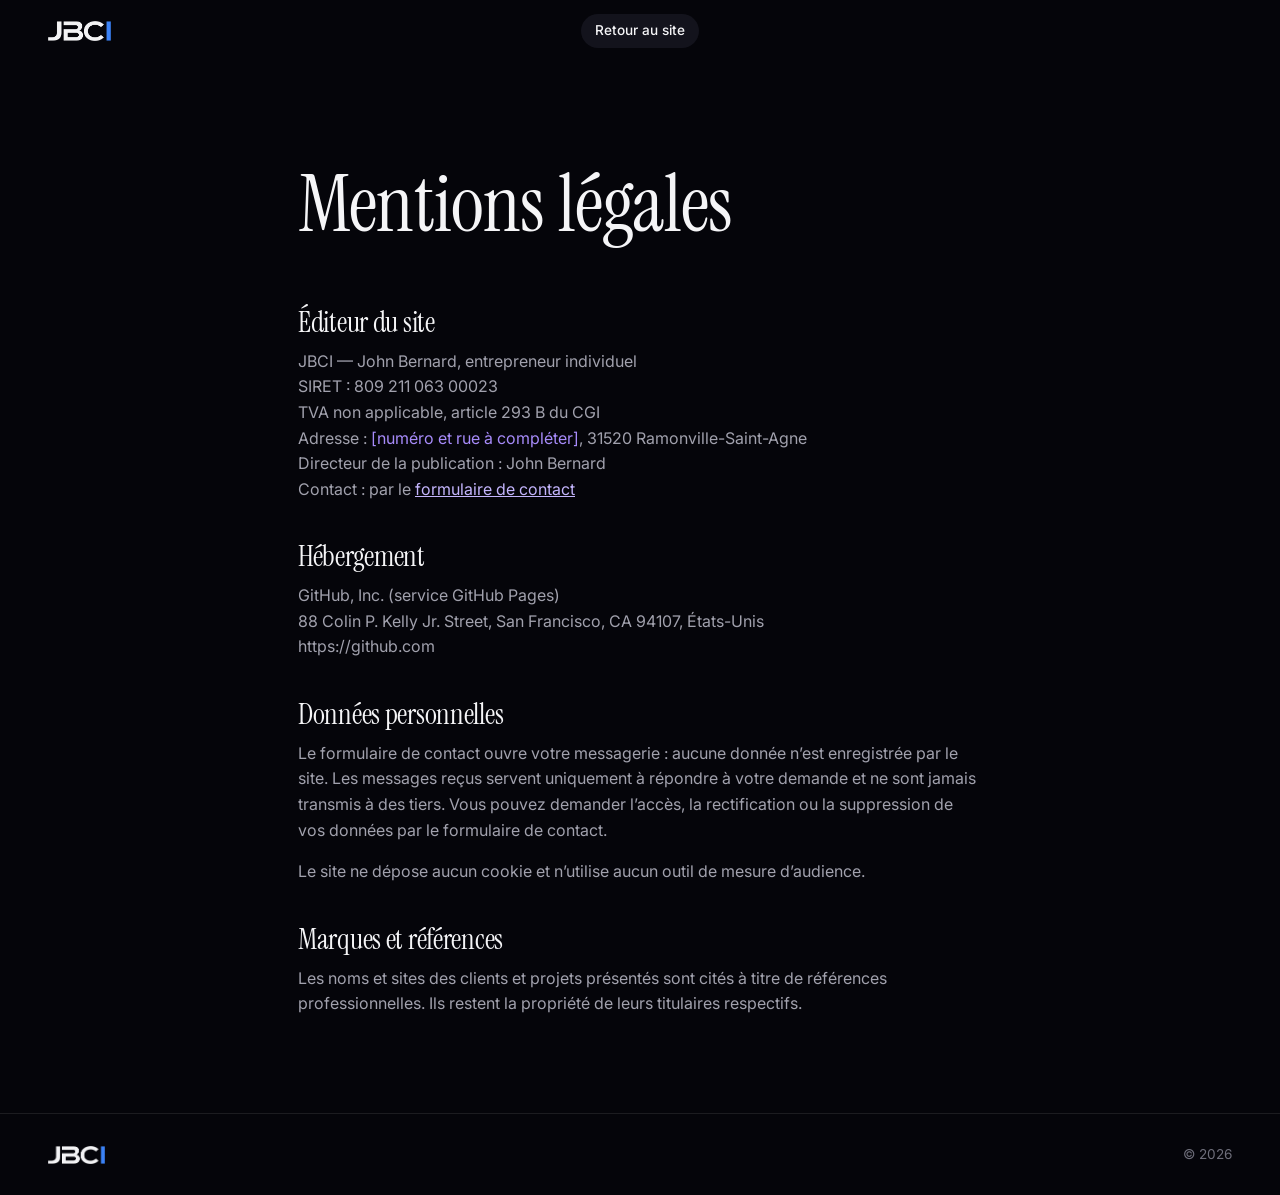
<file: mentions-legales.html>
<!doctype html>
<html lang="fr">
<head>
  <meta charset="utf-8">
  <meta name="viewport" content="width=device-width, initial-scale=1">
  <title>Mentions légales — JBCI</title>
  <meta name="robots" content="noindex">
  <link rel="icon" href="assets/favicon.svg" type="image/svg+xml">
  <link href="https://fonts.googleapis.com/css2?family=Instrument+Serif:ital@0;1&family=Inter:wght@400;500;600&display=swap" rel="stylesheet">
  <link rel="stylesheet" href="css/style.css">
</head>
<body>
<header class="entete">
  <a class="marque" href="index.html" aria-label="JBCI, retour à l’accueil"><img src="assets/logo-blanc.png" alt="JBCI" width="241" height="76"></a>
  <nav class="nav"><a class="nav-cta" href="index.html">Retour au site</a></nav>
</header>
<main class="page">
  <h1>Mentions légales</h1>
  <h2>Éditeur du site</h2>
  <p>JBCI — John Bernard, entrepreneur individuel<br>
  SIRET : 809 211 063 00023<br>
  TVA non applicable, article 293 B du CGI<br>
  Adresse : <span style="color:#A78BFA">[numéro et rue à compléter]</span>, 31520 Ramonville-Saint-Agne<br>
  Directeur de la publication : John Bernard<br>
  Contact : par le <a href="index.html#contact">formulaire de contact</a></p>
  <h2>Hébergement</h2>
  <p>GitHub, Inc. (service GitHub Pages)<br>88 Colin P. Kelly Jr. Street, San Francisco, CA 94107, États-Unis<br>https://github.com</p>
  <h2>Données personnelles</h2>
  <p>Le formulaire de contact ouvre votre messagerie : aucune donnée n’est enregistrée par le site. Les messages reçus servent uniquement à répondre à votre demande et ne sont jamais transmis à des tiers. Vous pouvez demander l’accès, la rectification ou la suppression de vos données par le formulaire de contact.</p>
  <p>Le site ne dépose aucun cookie et n’utilise aucun outil de mesure d’audience.</p>
  <h2>Marques et références</h2>
  <p>Les noms et sites des clients et projets présentés sont cités à titre de références professionnelles. Ils restent la propriété de leurs titulaires respectifs.</p>
</main>
<footer class="pied"><span class="marque"><img src="assets/logo-blanc.png" alt="JBCI" width="241" height="76"></span><span>© 2026</span></footer>
</body>
</html>
</file>
<file: css/style.css>
/* JBCI — site vitrine. Esprit « studio » : noir profond, matière liquide animée (bleu du logo + violet),
   grands titres à empattements (Instrument Serif), interface sobre en Inter, pastilles arrondies. */
:root {
  --noir: #05050A;
  --noir-2: #0D0D14;
  --noir-3: #15151F;
  --ligne: rgba(255, 255, 255, 0.09);
  --blanc: #F5F5F7;
  --doux: #A1A1AD;
  --doux-2: #6E6E7A;
  --bleu: #3B82F6;          /* bleu du logo, éclairci pour le noir */
  --violet: #8B5CF6;
  --violet-clair: #C4B5FD;
  --pastille: rgba(255, 255, 255, 0.10);
  --serif: "Instrument Serif", Georgia, serif;
  --sans: "Inter", system-ui, sans-serif;
  --code: "JetBrains Mono", ui-monospace, Consolas, monospace;
  --marge: clamp(16px, 4vw, 48px);
}

*, *::before, *::after { box-sizing: border-box; }
html { scroll-behavior: smooth; scroll-padding-top: 80px; }
body { margin: 0; background: var(--noir); color: var(--blanc); font-family: var(--sans); font-size: 1rem; line-height: 1.6; overflow-x: hidden; -webkit-font-smoothing: antialiased; }
img { max-width: 100%; height: auto; display: block; }
a { color: inherit; }
::selection { background: var(--violet); color: #fff; }
:focus-visible { outline: 2px solid var(--violet-clair); outline-offset: 3px; border-radius: 999px; }
.evitement { position: absolute; left: -9999px; }
.evitement:focus { left: 16px; top: 16px; z-index: 200; background: var(--blanc); color: var(--noir); padding: 10px 14px; border-radius: 999px; }

h1, h2, h3 { margin: 0; font-weight: 400; letter-spacing: -0.01em; }
h2 { font-family: var(--serif); font-size: clamp(2.6rem, 1.4rem + 4vw, 5.4rem); line-height: 1; }
h3 { font-family: var(--sans); font-weight: 500; letter-spacing: -0.015em; }
em { font-style: italic; color: var(--violet-clair); }
p { margin: 0 0 1em; color: var(--doux); }

/* ── En-tête ─────────────────────────────────────────── */
.entete {
  position: fixed; inset: 0 0 auto 0; z-index: 50; display: grid; grid-template-columns: 1fr auto 1fr; align-items: center;
  padding: 14px var(--marge); transition: background .3s;
}
.entete.defile { background: rgba(5, 5, 10, .92); }
.marque { justify-self: start; }
.marque img { height: 20px; width: auto; }
.nav { display: flex; gap: 6px; justify-self: center; }
.nav a { text-decoration: none; font-size: .85rem; font-weight: 500; padding: 6px 14px; border-radius: 999px; background: rgba(24, 24, 34, .78); transition: background .2s; }
.nav a:hover { background: rgba(255, 255, 255, .2); }
.entete-cta { justify-self: end; text-decoration: none; font-size: .88rem; font-weight: 500; padding: 8px 18px; border-radius: 999px; background: var(--blanc); color: var(--noir); transition: background .2s, transform .2s; }
.entete-cta:hover { background: var(--violet-clair); transform: translateY(-1px); }

/* ── Hero ────────────────────────────────────────────── */
.hero { position: relative; height: 100svh; min-height: 620px; overflow: hidden; isolation: isolate;
  background: radial-gradient(80% 70% at 60% 40%, #1E1350 0%, #0A0820 45%, var(--noir) 80%); }
.liquide { position: absolute; inset: 0; width: 100%; height: 100%; z-index: -1; }
.hero::after { content: ""; position: absolute; inset: auto 0 0 0; height: 140px; z-index: -1; background: linear-gradient(transparent, var(--noir)); }

.hero-projets { position: absolute; left: var(--marge); top: 50%; transform: translateY(-50%); list-style: none; margin: 0; padding: 0; display: grid; gap: 7px; justify-items: start; }
.hero-projets a { display: inline-block; text-decoration: none; font-size: .95rem; font-weight: 500; padding: 5px 16px; border-radius: 999px;
  background: rgba(24, 24, 34, .78); transition: background .2s, transform .2s; }
.hero-projets a:hover { background: var(--blanc); color: var(--noir); transform: translateX(4px); }

.hero-intro { position: absolute; right: clamp(16px, 22vw, 340px); top: 24%; width: min(300px, 70vw); color: var(--blanc); font-size: 1rem; line-height: 1.45; margin: 0; }
.hero-titre { position: absolute; left: 50%; bottom: 17%; transform: translateX(-50%); width: min(1000px, 92vw);
  font-family: var(--serif); font-size: clamp(3rem, 1.6rem + 5.6vw, 7.4rem); line-height: .95; letter-spacing: -0.02em; }
.hero-titre span { display: block; }
.hero-titre .decale { padding-left: 18%; font-style: italic; color: var(--violet-clair); }
.hero-cta { position: absolute; right: var(--marge); bottom: 40px; text-decoration: none; font-size: .95rem; font-weight: 500;
  padding: 12px 22px; border-radius: 999px; background: var(--blanc); color: var(--noir); transition: transform .2s, background .2s; }
.hero-cta:hover { transform: translateY(-2px); background: var(--violet-clair); }

/* ── Boutons ─────────────────────────────────────────── */
.bouton { display: inline-flex; align-items: center; gap: 10px; padding: 13px 24px; border-radius: 999px; font: 500 .98rem var(--sans);
  text-decoration: none; border: 0; cursor: pointer; transition: transform .2s, background .2s; }
.bouton:hover { transform: translateY(-2px); }
.bouton-plein { background: var(--blanc); color: var(--noir); }
.bouton-plein:hover { background: var(--violet-clair); }

/* consoles de code */
.terminal, .hero-console { background: var(--noir-2); border: 1px solid var(--ligne); border-radius: 18px; overflow: hidden; box-shadow: 0 30px 80px rgba(0, 0, 0, .5); }
.console-barre, .nav-barre { display: flex; align-items: center; gap: 7px; padding: 11px 16px; font-family: var(--code); font-size: .72rem; color: var(--doux-2); border-bottom: 1px solid var(--ligne); }
.nav-barre { background: var(--noir-3); }
.console-barre i, .nav-barre i { width: 10px; height: 10px; border-radius: 50%; background: #3A3A46; }
.console-barre span, .nav-barre span { margin-left: 8px; }
pre { margin: 0; padding: 20px 22px; font-family: var(--code); font-size: .84rem; line-height: 1.9; white-space: pre; overflow-x: auto; color: var(--blanc); }
.c-gris { color: var(--doux-2); } .c-vert { color: #6EE7B7; } .c-ambre { color: var(--violet-clair); }

/* ── Bandeau défilant ────────────────────────────────── */
.bandeau { overflow: hidden; border-block: 1px solid var(--ligne); }
.bandeau-piste { display: flex; gap: 34px; width: max-content; padding: 22px 0; animation: defile 46s linear infinite; will-change: transform; backface-visibility: hidden;
  font-family: var(--serif); font-size: 1.7rem; white-space: nowrap; color: var(--doux); }
.bandeau b { font-weight: 400; color: var(--blanc); }
.bandeau .sep { color: var(--violet); font-size: 1rem; align-self: center; }
@keyframes defile { from { transform: translate3d(0, 0, 0); } to { transform: translate3d(-50%, 0, 0); } }

/* ── Sections ────────────────────────────────────────── */
.section { padding: clamp(90px, 12vw, 160px) var(--marge); max-width: 1360px; margin: 0 auto; }
.tete { display: grid; grid-template-columns: 220px 1fr; gap: 30px; align-items: start; margin-bottom: 70px; }
.sur { font-size: .85rem; font-weight: 500; color: var(--doux); padding-top: 14px; }
.sur::before { content: "● "; color: var(--violet); }

/* Services */
.services { list-style: none; margin: 0; padding: 0; border-top: 1px solid var(--ligne); }
.service { position: relative; display: grid; grid-template-columns: 220px 1fr 280px; gap: 30px; align-items: baseline; padding: 34px 0; border-bottom: 1px solid var(--ligne); }
.service::before { content: ""; position: absolute; inset: 0 -24px; border-radius: 20px; opacity: 0; pointer-events: none; transition: opacity .3s;
  background: radial-gradient(420px circle at var(--x, 50%) var(--y, 50%), rgba(139, 92, 246, .13), transparent 65%); }
.service:hover::before { opacity: 1; }
.num { font-size: .85rem; color: var(--doux-2); font-variant-numeric: tabular-nums; }
.service h3 { font-family: var(--serif); font-weight: 400; font-size: clamp(1.9rem, 1.2rem + 2vw, 3rem); line-height: 1.05; margin-bottom: 12px; transition: color .25s; }
.service:hover h3 { color: var(--violet-clair); }
.service p { max-width: 560px; margin: 0; }
.puces { list-style: none; margin: 0; padding: 0; display: flex; flex-wrap: wrap; gap: 6px; }
.service .puces { justify-content: flex-end; }
.puces li { font-size: .78rem; font-weight: 500; padding: 4px 12px; border-radius: 999px; background: var(--pastille); color: var(--blanc); }

/* Réalisations */
.projet { display: grid; grid-template-columns: .85fr 1.15fr; gap: clamp(30px, 5vw, 80px); align-items: center; margin-bottom: clamp(100px, 13vw, 170px); }
.projet:nth-of-type(even) .projet-visuel { order: -1; }
.projet-client { font-size: .85rem; font-weight: 500; color: var(--doux) !important; margin-bottom: 18px; }
.projet-client::before { content: "● "; color: var(--violet); }
.projet-client-logo { display: flex; align-items: center; gap: 8px; }
.projet-client-logo::before { content: none; }
.projet-client-logo img { height: 18px; width: auto; }
.projet h3, .projet-petit h3 { font-family: var(--serif); font-weight: 400; font-size: clamp(2.2rem, 1.3rem + 2.6vw, 3.8rem); line-height: 1; margin-bottom: 22px; }
.projet .puces { margin: 24px 0; }
.lien { display: inline-flex; gap: 8px; text-decoration: none; font-size: .9rem; font-weight: 500; padding: 9px 18px; border-radius: 999px; background: var(--pastille); transition: background .2s; }
.lien:hover { background: var(--blanc); color: var(--noir); }

.projet-visuel { position: relative; display: block; text-decoration: none; }
a.navigateur { display: block; }
.terminal { transform: rotate(1.5deg); }
.telephones { display: flex; justify-content: center; align-items: center; min-height: 560px; border-radius: 28px; overflow: hidden;
  background: radial-gradient(70% 70% at 50% 60%, #2A1B6B, #0D0B22 70%); }
.telephones img { width: 30%; border-radius: 26px; border: 5px solid #1C1C26; box-shadow: 0 30px 70px rgba(0, 0, 0, .6); transition: transform .6s cubic-bezier(.2, .8, .2, 1); }
.telephones img:nth-child(1) { transform: translateX(28%) rotate(-9deg) scale(.88); }
.telephones img:nth-child(2) { position: relative; z-index: 2; }
.telephones img:nth-child(3) { transform: translateX(-28%) rotate(9deg) scale(.88); }
.telephones:hover img:nth-child(1) { transform: translateX(8%) rotate(-12deg) scale(.9); }
.telephones:hover img:nth-child(3) { transform: translateX(-8%) rotate(12deg) scale(.9); }

.navigateur { margin: 0; border-radius: 18px; overflow: hidden; border: 1px solid var(--ligne); background: var(--noir-2); box-shadow: 0 30px 80px rgba(0, 0, 0, .5); transition: transform .5s cubic-bezier(.2, .8, .2, 1); }
.navigateur:hover { transform: scale(1.015); }
.navigateur img { width: 100%; }
.duo { display: grid; grid-template-columns: 1fr 1fr; gap: clamp(24px, 4vw, 48px); }
.projet-petit .navigateur { margin-bottom: 28px; }
.projet-petit h3 { font-size: clamp(1.9rem, 1.2rem + 1.8vw, 2.8rem); margin-bottom: 14px; }

/* Méthode */
.etapes { list-style: none; margin: 0; padding: 0; display: grid; grid-template-columns: repeat(4, 1fr); gap: 1px; background: var(--ligne); border-radius: 22px; overflow: hidden; border: 1px solid var(--ligne); }
.etapes li { background: var(--noir); padding: 34px 28px 36px; transition: background .3s; }
.etapes li:hover { background: var(--noir-2); }
.etape-num { display: block; font-family: var(--serif); font-size: 4.2rem; line-height: 1; color: var(--violet-clair); margin-bottom: 30px; }
.etapes h3 { font-size: 1.25rem; margin-bottom: 10px; }
.etapes p { font-size: .95rem; margin: 0; }

/* Qui suis-je */
.moi { display: grid; grid-template-columns: .8fr 1.2fr; gap: clamp(40px, 6vw, 100px); align-items: center; }
.moi-portrait { margin: 0; position: relative; }
.moi-portrait img { border-radius: 28px; }
.moi-portrait figcaption { position: absolute; left: 18px; bottom: 18px; font-size: .85rem; font-weight: 500; padding: 7px 14px; border-radius: 999px; background: rgba(5, 5, 10, .75); }
.moi-texte .sur { padding-top: 0; margin-bottom: 18px; }
.moi-texte h2 { margin-bottom: 30px; }
.moi-signe { display: inline-block; font-size: .9rem; font-weight: 500; color: var(--blanc) !important; padding: 8px 16px; border-radius: 999px; background: var(--pastille); }

/* Contact */
.contact { display: grid; grid-template-columns: 1fr 1fr; gap: clamp(40px, 6vw, 90px); align-items: start; }
.contact-tete .sur { padding-top: 0; margin-bottom: 18px; }
.contact-tete h2 { font-size: clamp(3rem, 1.6rem + 5vw, 6.4rem); }
.contact-tete h2 em { color: var(--violet-clair); }
.contact-tete p:not(.sur) { max-width: 420px; margin-top: 28px; }
.formulaire { background: var(--noir-2); border: 1px solid var(--ligne); border-radius: 26px; padding: clamp(22px, 4vw, 36px); }
.champs { display: grid; grid-template-columns: 1fr 1fr; gap: 14px; margin-bottom: 22px; }
.champ { display: flex; flex-direction: column; gap: 7px; font-size: .82rem; font-weight: 500; color: var(--doux); }
.champ.large { grid-column: 1 / -1; }
.champ input, .champ select, .champ textarea { font: inherit; font-size: 1rem; color: var(--blanc); background: var(--noir); border: 1px solid var(--ligne); border-radius: 14px; padding: 12px 14px; }
.champ textarea { min-height: 140px; resize: vertical; }
.champ input:focus, .champ select:focus, .champ textarea:focus { outline: none; border-color: var(--violet); }
.piege { position: absolute; left: -10000px; width: 1px; height: 1px; overflow: hidden; }
.note-form { font-size: .85rem; margin: 14px 0 0; }

/* Pied */
.pied { display: flex; flex-wrap: wrap; justify-content: space-between; align-items: center; gap: 14px; padding: 30px var(--marge); border-top: 1px solid var(--ligne); color: var(--doux-2); font-size: .85rem; }
.pied .marque img { height: 18px; }

/* Page simple (mentions légales) */
.page { max-width: 780px; margin: 0 auto; padding: 140px var(--marge) 80px; }
.page h1 { font-family: var(--serif); font-size: clamp(3rem, 2rem + 4vw, 5rem); margin-bottom: 30px; }
.page h2 { font-size: 1.8rem; margin: 40px 0 12px; }
.page a { color: var(--violet-clair); }

/* Apparition au défilement (seulement si le JavaScript tourne) */
.js .apparait { opacity: 0; transform: translateY(40px); transition: opacity 1s cubic-bezier(.2, .8, .2, 1), transform 1s cubic-bezier(.2, .8, .2, 1); }
.js .apparait.vu { opacity: 1; transform: none; }

/* ── Responsive ──────────────────────────────────────── */
@media (max-width: 1100px) {
  .nav { display: none; }
  .entete { grid-template-columns: 1fr auto; }
  .tete, .service { grid-template-columns: 1fr; gap: 12px; }
  .service .puces { justify-content: flex-start; }
  .projet, .moi, .contact { grid-template-columns: 1fr; }
  .projet:nth-of-type(even) .projet-visuel { order: 0; }
  .etapes { grid-template-columns: 1fr 1fr; }
  .moi-portrait { max-width: 400px; }
}
@media (max-width: 760px) {
  .hero-projets { top: 92px; transform: none; display: flex; flex-wrap: wrap; gap: 6px; right: var(--marge); }
  .hero-projets a { font-size: .82rem; padding: 4px 12px; }
  .hero-intro { position: absolute; left: var(--marge); right: var(--marge); top: auto; bottom: 47%; width: auto; font-size: .95rem; }
  .hero-titre { bottom: 120px; left: var(--marge); transform: none; width: auto; font-size: clamp(2.6rem, 11vw, 3.6rem); }
  .hero-titre .decale { padding-left: 10%; }
  .hero-cta { left: var(--marge); right: auto; bottom: 44px; }
  .duo, .etapes, .champs { grid-template-columns: 1fr; }
  .telephones { min-height: 400px; }
  .terminal { transform: none; }
  .terminal pre { font-size: .62rem; padding: 16px 14px; }
  .bandeau-piste { font-size: 1.3rem; }
}
@media (prefers-reduced-motion: reduce) {
  html { scroll-behavior: auto; }
  .bandeau-piste { animation: none; }
  .js .apparait { opacity: 1; transform: none; transition: none; }
}

/* ── Curseur personnalisé (ordinateur seulement), comme sur metalab.com ── */
@media (hover: hover) and (pointer: fine) and (min-width: 967px) {
  html.curseur-actif, html.curseur-actif * { cursor: none !important; }
  html.curseur-actif input, html.curseur-actif textarea, html.curseur-actif select { cursor: text !important; }
}
.curseur-perso {
  position: fixed; top: 0; left: 0; z-index: 300; pointer-events: none;
  width: 12px; height: 12px; margin: -6px 0 0 -6px; border-radius: 50%;
  background: var(--blanc); border: 1.5px solid transparent; opacity: 0;
  display: grid; place-items: center; color: var(--noir); font: 500 .85rem var(--sans); letter-spacing: -.01em;
  transition: width .3s cubic-bezier(.22, 1, .36, 1), height .3s cubic-bezier(.22, 1, .36, 1), margin .3s cubic-bezier(.22, 1, .36, 1),
              background .2s, border-color .2s, opacity .2s;
  will-change: transform;
}
.curseur-perso span { opacity: 0; transform: scale(.6); transition: opacity .2s, transform .3s cubic-bezier(.22, 1, .36, 1); white-space: nowrap; }
.curseur-perso.visible { opacity: 1; }
.curseur-perso.focus { width: 34px; height: 34px; margin: -17px 0 0 -17px; background: rgba(139, 92, 246, .22); border-color: var(--violet); }
.curseur-perso.grand { width: 110px; height: 110px; margin: -55px 0 0 -55px; background: var(--blanc); border-color: transparent; }
.curseur-perso.grand span { opacity: 1; transform: none; }
.curseur-perso.texte { opacity: 0; }

/* ── Innovation : Maestro ────────────────────────────── */
.innovation { position: relative; }
.maestro { display: grid; grid-template-columns: 1.15fr .85fr; gap: clamp(30px, 5vw, 80px); align-items: center; margin-bottom: 60px; }
.maestro-chapo { font-size: 1.15rem; color: var(--blanc) !important; line-height: 1.55; }
.maestro-pb { display: grid; grid-template-columns: 1fr 1fr; gap: 24px; margin: 30px 0; }
.maestro-pb h3 { font-family: var(--serif); font-size: 1.8rem; margin-bottom: 12px; }
.liste-croix, .liste-coche { list-style: none; margin: 0; padding: 0; display: grid; gap: 8px; color: var(--doux); font-size: .95rem; }
.liste-croix li::before { content: "✕"; color: #F87171; margin-right: 10px; font-size: .8rem; }
.liste-coche li::before { content: "✓"; color: #6EE7B7; margin-right: 10px; }

.maestro-tel { justify-self: center; width: min(320px, 100%); aspect-ratio: 9 / 18.5; border-radius: 44px; padding: 12px;
  background: linear-gradient(160deg, #2A2A36, #111118); box-shadow: 0 40px 90px rgba(0, 0, 0, .6), 0 0 120px rgba(139, 92, 246, .25); transform: rotate(3deg); }
.tel-ecran { height: 100%; border-radius: 34px; overflow: hidden; padding: 20px 16px 16px; display: flex; flex-direction: column; gap: 9px;
  background: radial-gradient(120% 60% at 50% 0%, #1F1650, #0B0B14 60%); font-size: .76rem; }
.tel-haut { display: flex; justify-content: space-between; align-items: center; }
.tel-haut b { font-family: var(--serif); font-weight: 400; font-size: 1.4rem; }
.hors-ligne { font-size: .7rem; color: #6EE7B7; background: rgba(110, 231, 183, .12); padding: 3px 9px; border-radius: 999px; }
.tel-titre { margin: 0; color: var(--doux); font-size: .78rem; }
.tel-etapes { list-style: none; margin: 0; padding: 0; display: grid; gap: 7px; }
.tel-etapes li { padding: 7px 10px 7px 32px; border-radius: 12px; background: rgba(255, 255, 255, .05); position: relative; color: var(--doux); }
.tel-etapes li::before { content: ""; position: absolute; left: 11px; top: 50%; width: 14px; height: 14px; margin-top: -7px; border-radius: 50%; border: 1.5px solid var(--doux-2); }
.tel-etapes li.fait { color: var(--blanc); }
.tel-etapes li.fait::before { background: #6EE7B7; border-color: #6EE7B7; }
.tel-etapes li.encours { color: var(--blanc); background: rgba(139, 92, 246, .22); box-shadow: inset 0 0 0 1px rgba(139, 92, 246, .6); }
.tel-etapes li.encours::before { border-color: var(--violet-clair); animation: pulse-etape 1.6s infinite; }
@keyframes pulse-etape { 50% { box-shadow: 0 0 0 5px rgba(196, 181, 253, .18); } }
.tel-bulle { padding: 8px 11px; border-radius: 14px; width: fit-content; max-width: 86%; line-height: 1.35; flex-shrink: 0; }
.tel-bulle.question { align-self: flex-end; background: var(--bleu); color: #fff; border-bottom-right-radius: 4px; }
.tel-bulle.reponse { background: rgba(255, 255, 255, .08); border-bottom-left-radius: 4px; }
.tel-rapport { margin-top: auto; text-align: center; font-size: .72rem; color: var(--violet-clair); padding: 9px; border-radius: 12px; border: 1px dashed rgba(196, 181, 253, .4); }

.benefices { list-style: none; margin: 0 0 60px; padding: 0; display: grid; grid-template-columns: repeat(3, 1fr); gap: 1px; background: var(--ligne); border: 1px solid var(--ligne); border-radius: 22px; overflow: hidden; }
.benefices li { background: var(--noir); padding: 26px 26px 28px; display: grid; gap: 6px; transition: background .3s; }
.benefices li:hover { background: var(--noir-2); }
.benefices b { font-family: var(--serif); font-weight: 400; font-size: 1.9rem; color: var(--blanc); }
.benefices span { color: var(--doux); font-size: .95rem; }

.maestro-bas { display: grid; grid-template-columns: .8fr 1.2fr; gap: clamp(30px, 5vw, 80px); align-items: start; }
.chiffres-maestro { display: grid; gap: 22px; }
.chiffres-maestro b { display: block; font-family: var(--serif); font-weight: 400; font-size: clamp(3rem, 2rem + 3vw, 4.6rem); line-height: 1; color: var(--violet-clair); }
.chiffres-maestro span { color: var(--doux); }
.note-chiffres { font-size: .8rem; color: var(--doux-2) !important; margin: 0; }
.maestro-cas h3 { font-family: var(--serif); font-size: 2rem; margin: 0 0 12px; }
.maestro-cas h3:not(:first-child) { margin-top: 30px; }
.maestro-cas .puces { margin-bottom: 22px; }
.maestro-eco { font-size: .92rem; border-left: 2px solid #6EE7B7; padding-left: 14px; }

@media (max-width: 1100px) {
  .maestro, .maestro-bas { grid-template-columns: 1fr; }
  .benefices { grid-template-columns: 1fr 1fr; }
}
@media (max-width: 760px) {
  .maestro-pb, .benefices { grid-template-columns: 1fr; }
  .maestro-tel { transform: none; width: min(290px, 100%); }
}

/* ── FAQ ─────────────────────────────────────────────── */
.faq { border-top: 1px solid var(--ligne); }
.faq details { border-bottom: 1px solid var(--ligne); }
.faq summary { list-style: none; cursor: pointer; display: flex; justify-content: space-between; align-items: center; gap: 20px;
  padding: 26px 0; font-family: var(--serif); font-size: clamp(1.4rem, 1rem + 1.2vw, 2rem); line-height: 1.15; transition: color .2s; }
.faq summary::-webkit-details-marker { display: none; }
.faq summary::after { content: "+"; flex: none; display: grid; place-items: center; width: 34px; height: 34px; border-radius: 50%;
  background: var(--pastille); font-family: var(--sans); font-size: 1.2rem; transition: transform .3s, background .2s; }
.faq details[open] summary::after { transform: rotate(45deg); background: var(--violet); }
.faq summary:hover { color: var(--violet-clair); }
.faq details p { max-width: 760px; margin: -6px 0 28px; }
</file>
